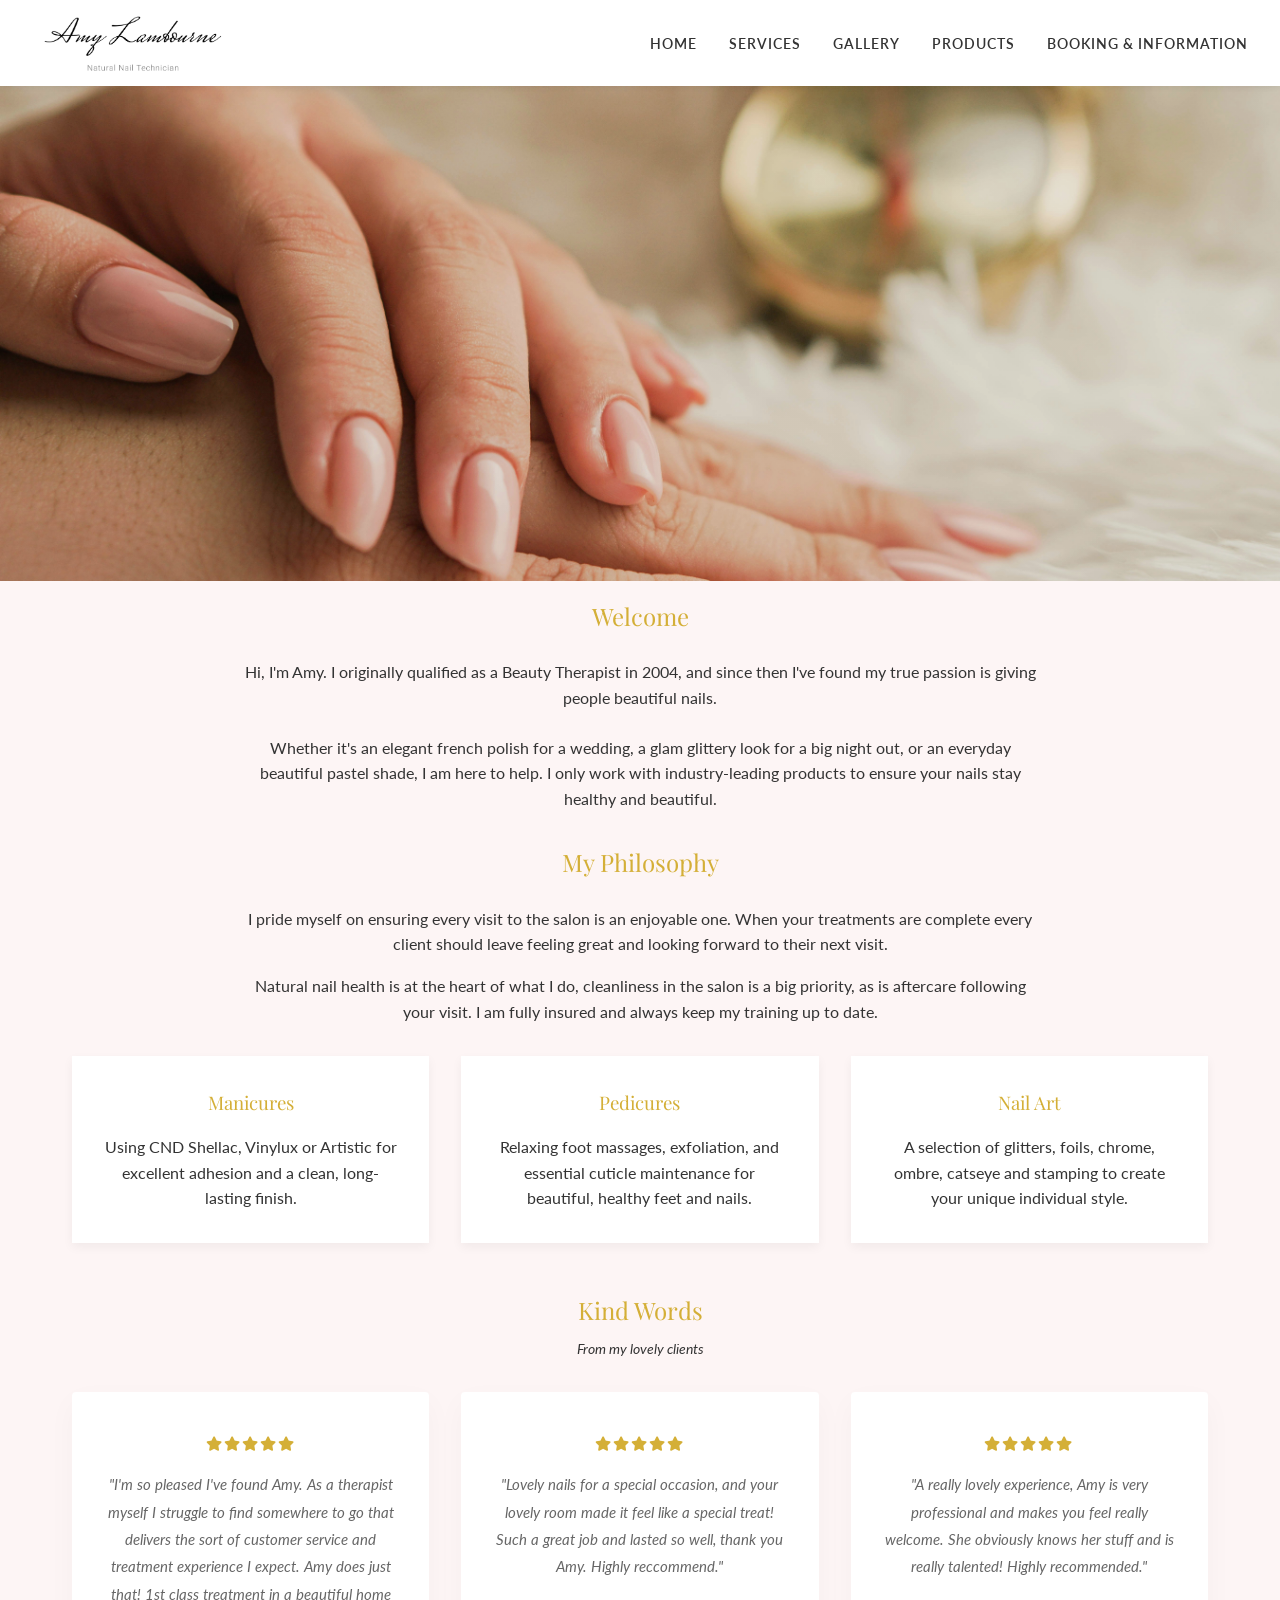
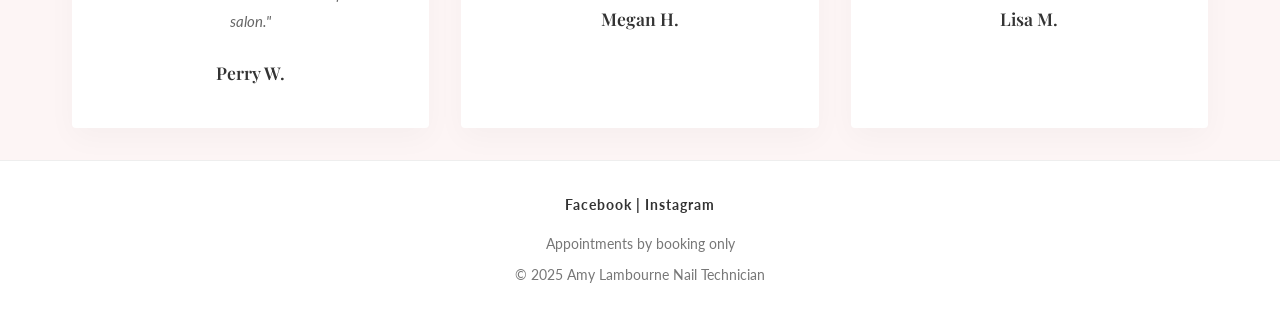
<file: nail-salon-website/index.html>
<!DOCTYPE html>
<html lang="en">
<head>
    <meta charset="UTF-8">
    <meta name="viewport" content="width=device-width, initial-scale=1.0">
    <title>Amy Lambourne | Nail Technician</title>
    <link rel="stylesheet" href="css/style.css">
    <link rel="preconnect" href="https://fonts.googleapis.com">
    <link rel="preconnect" href="https://fonts.gstatic.com" crossorigin>
    <link href="https://fonts.googleapis.com/css2?family=Lato:wght@300;400;700&family=Playfair+Display:wght@400;600&display=swap" rel="stylesheet">
    <link rel="stylesheet" href="https://cdnjs.cloudflare.com/ajax/libs/font-awesome/6.4.0/css/all.min.css">
</head>
<body>

    <nav class="navbar">
        <div class="logo">
            <a href="index.html"><img src="images/logo2.png" alt="Amy Lambourne Logo" class="logo-img"></a>
        </div>
        <a href="#" class="toggle-button">
            <span class="bar"></span>
            <span class="bar"></span>
            <span class="bar"></span>
        </a>
        <div class="navbar-links">
            <ul>
                <li><a href="index.html" class="active">Home</a></li>
                <li><a href="services.html">Services</a></li>
                <li><a href="gallery.html">Gallery</a></li>
                <li><a href="products.html">Products</a></li>
                <li><a href="contact.html">Booking & Information</a></li>
            </ul>
        </div>
    </nav>

    <header class="hero">
        <div class="hero-content">
        </div>
    </header>

    <section class="container text-center" style="padding-bottom: 1rem;">
        <h2 style="color: var(--accent-color); margin-bottom: 1.5rem;">Welcome</h2>
        
        <p style="max-width: 800px; margin: 0 auto; margin-bottom: 1.5rem;">
            Hi, I'm Amy. I originally qualified as a Beauty Therapist in 2004, and since then I've found my true passion is giving people beautiful nails.
        </p>
        
        <p style="max-width: 800px; margin: 0 auto;">
            Whether it's an elegant french polish for a wedding, a glam glittery look for a big night out, or an everyday beautiful pastel shade, I am here to help. I only work with industry-leading products to ensure your nails stay healthy and beautiful.
        </p>
        
       
    </section>

    <section class="container text-center" style="padding-top: 1rem;">
        <h2 style="color: var(--accent-color); margin-bottom: 1.5rem;">My Philosophy</h2>
        
        <p style="max-width: 800px; margin: 0 auto; margin-bottom: 1rem;">
            I pride myself on ensuring every visit to the salon is an enjoyable one. When your treatments are complete every client should leave feeling great and looking forward to their next visit.
        </p>
        
        <p style="max-width: 800px; margin: 0 auto;">
            Natural nail health is at the heart of what I do, cleanliness in the salon is a big priority, as is aftercare following your visit. I am fully insured and always keep my training up to date.
        </p>

    </section>

    <section class="container" style="padding-top: 1rem;">
        <div class="grid-3">
            <div class="card">
                <h3>Manicures</h3>
                <p>Using CND Shellac, Vinylux or Artistic for excellent adhesion and a clean, long-lasting finish.</p>
            </div>
            <div class="card">
                <h3>Pedicures</h3>
                <p>Relaxing foot massages, exfoliation, and essential cuticle maintenance for beautiful, healthy feet and nails.</p>
            </div>
            <div class="card">
                <h3>Nail Art</h3>
                <p>A selection of glitters, foils, chrome, ombre, catseye and stamping to create your unique individual style.</p>
            </div>
        </div>
    </section>

    <section class="container review-section" style="padding-top: 1rem;">
        <div class="text-center">
            <h2 style="color: var(--accent-color);">Kind Words</h2>
            <p style="font-style: italic; font-size: 0.9rem; margin-top: 0.5rem;">From my lovely clients</p>
        </div>

        <div class="review-grid">
            <div class="review-card">
                <div class="stars"><i class="fas fa-star"></i><i class="fas fa-star"></i><i class="fas fa-star"></i><i class="fas fa-star"></i><i class="fas fa-star"></i></div>
                <p class="review-text">"I'm so pleased I've found Amy. As a therapist myself I struggle to find somewhere to go that delivers the sort of customer service and treatment experience I expect. Amy does just that! 1st class treatment in a beautiful home salon."</p>
                <p class="client-name">Perry W.</p>
            </div>
            <div class="review-card">
                <div class="stars"><i class="fas fa-star"></i><i class="fas fa-star"></i><i class="fas fa-star"></i><i class="fas fa-star"></i><i class="fas fa-star"></i></div>
                <p class="review-text">"Lovely nails for a special occasion, and your lovely room made it feel like a special treat! Such a great job and lasted so well, thank you Amy. Highly reccommend."</p>
                <p class="client-name">Megan H.</p>
            </div>
            <div class="review-card">
                <div class="stars"><i class="fas fa-star"></i><i class="fas fa-star"></i><i class="fas fa-star"></i><i class="fas fa-star"></i><i class="fas fa-star"></i></div>
                <p class="review-text">"A really lovely experience, Amy is very professional and makes you feel really welcome. She obviously knows her stuff and is really talented! Highly recommended."</p>
                <p class="client-name">Lisa M.</p>
            </div>
        </div>
    </section>

    <footer>
        <div class="footer-content">
            <div class="socials">
                <a href="https://www.facebook.com/amylambournenaturalnailtechnician" target="_blank">Facebook</a> | 
                <a href="https://www.instagram.com/amylambournenaturalnailtech" target="_blank">Instagram</a>
            </div>
            <p>Appointments by booking only</p>
            <p>&copy; 2025 Amy Lambourne Nail Technician</p>
        </div>

    </footer>

    <script src="js/script.js"></script>
</body>
</html>
</file>
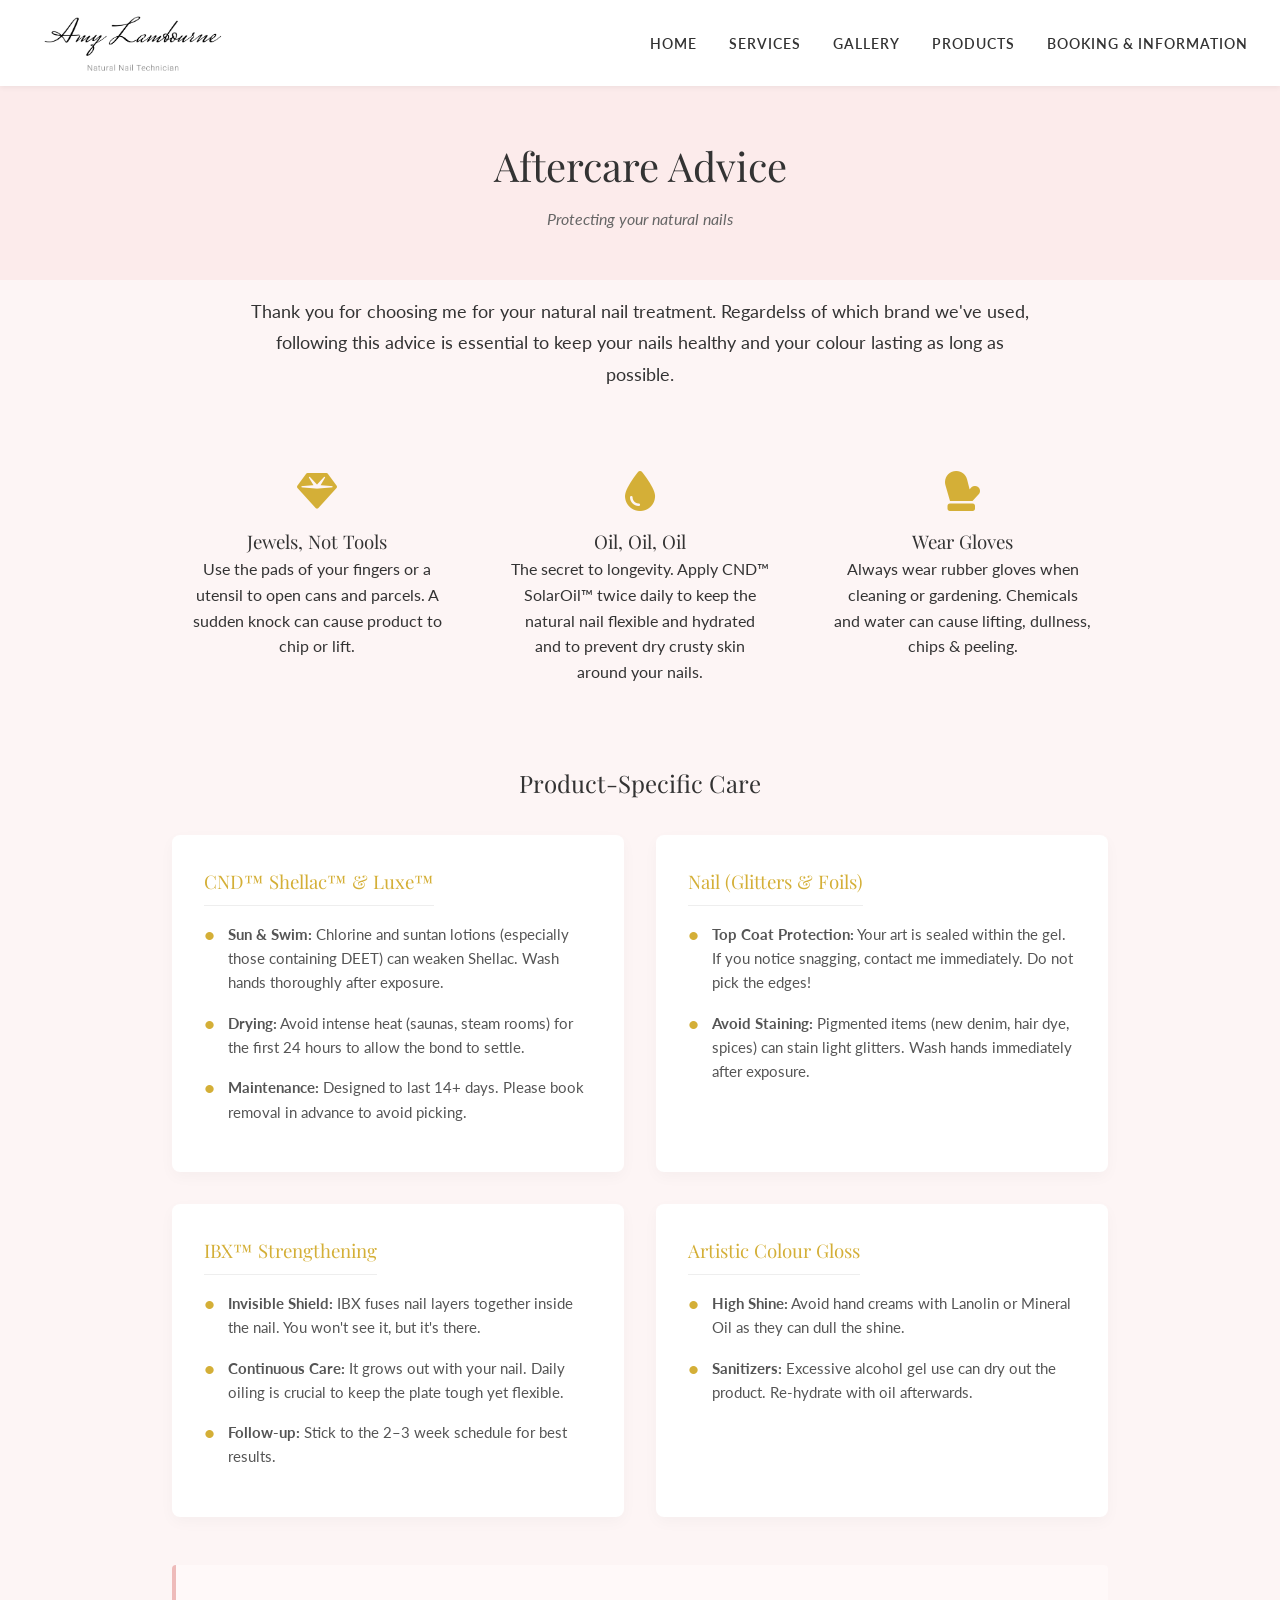
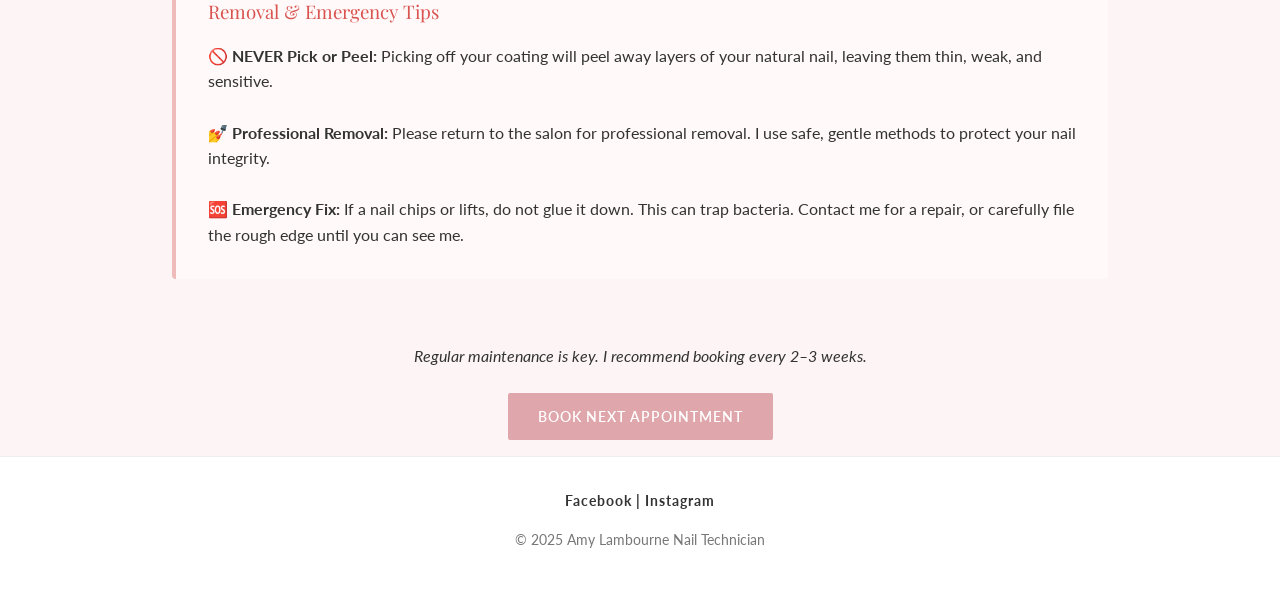
<file: nail-salon-website/aftercare.html>
<!DOCTYPE html>
<html lang="en">
<head>
    <meta charset="UTF-8">
    <meta name="viewport" content="width=device-width, initial-scale=1.0">
    <title>Aftercare Advice | Amy Lambourne</title>
    <link rel="stylesheet" href="css/style.css">
    <link rel="preconnect" href="https://fonts.googleapis.com">
    <link rel="preconnect" href="https://fonts.gstatic.com" crossorigin>
    <link href="https://fonts.googleapis.com/css2?family=Lato:wght@300;400;700&family=Playfair+Display:wght@400;600&display=swap" rel="stylesheet">
    <link rel="stylesheet" href="https://cdnjs.cloudflare.com/ajax/libs/font-awesome/6.4.0/css/all.min.css">
</head>
<body>

    <nav class="navbar">
        <div class="logo">
            <a href="index.html"><img src="images/logo2.png" alt="Amy Lambourne Logo" class="logo-img"></a>
        </div>
        <a href="#" class="toggle-button">
            <span class="bar"></span>
            <span class="bar"></span>
            <span class="bar"></span>
        </a>
        <div class="navbar-links">
            <ul>
                <li><a href="index.html">Home</a></li>
                <li><a href="services.html">Services</a></li>
                <li><a href="gallery.html">Gallery</a></li>
                <li><a href="products.html">Products</a></li>
                <li><a href="contact.html">Booking & Information</a></li>
            </ul>
        </div>
    </nav>

    <header class="page-header">
        <h1>Aftercare Advice</h1>
        <p>Protecting your natural nails</p>
    </header>

    <section class="container" style="max-width: 1000px;">
        
        <div class="text-center" style="margin-bottom: 4rem;">
            <p style="font-size: 1.1rem; line-height: 1.8; max-width: 800px; margin: 0 auto;">
                Thank you for choosing me for your natural nail treatment. Regardelss of which brand we've used, following this advice is essential to keep your nails healthy and your colour lasting as long as possible.
            </p>
        </div>

        <div class="golden-rules-grid">
            <div class="rule-item">
                <i class="fas fa-gem rule-icon"></i> <h3>Jewels, Not Tools</h3>
                <p>Use the pads of your fingers or a utensil to open cans and parcels. A sudden knock can cause product to chip or lift.</p>
            </div>
            <div class="rule-item">
                <i class="fas fa-tint rule-icon"></i> <h3>Oil, Oil, Oil</h3>
                <p>The secret to longevity. Apply CND™ SolarOil™ twice daily to keep the natural nail flexible and hydrated and to prevent dry crusty skin around your nails.</p>
            </div>
            <div class="rule-item">
                <i class="fas fa-mitten rule-icon"></i> <h3>Wear Gloves</h3>
                <p>Always wear rubber gloves when cleaning or gardening. Chemicals and water can cause lifting, dullness, chips & peeling.</p>
            </div>
        </div>

        <h2 class="text-center" style="margin-bottom: 2rem; color: var(--text-color);">Product-Specific Care</h2>

        <div class="grid-2" style="align-items: stretch; gap: 2rem;">
            
            <div class="clean-card">
                <h3>CND™ Shellac™ & Luxe™</h3>
                <ul>
                    <li><strong>Sun & Swim:</strong> Chlorine and suntan lotions (especially those containing DEET) can weaken Shellac. Wash hands thoroughly after exposure.</li>
                    <li><strong>Drying:</strong> Avoid intense heat (saunas, steam rooms) for the first 24 hours to allow the bond to settle.</li>
                    <li><strong>Maintenance:</strong> Designed to last 14+ days. Please book removal in advance to avoid picking.</li>
                </ul>
            </div>

            <div class="clean-card">
                <h3>Nail (Glitters & Foils)</h3>
                <ul>
                    <li><strong>Top Coat Protection:</strong> Your art is sealed within the gel. If you notice snagging, contact me immediately. Do not pick the edges!</li>
                    <li><strong>Avoid Staining:</strong> Pigmented items (new denim, hair dye, spices) can stain light glitters. Wash hands immediately after exposure.</li>
                </ul>
            </div>

            <div class="clean-card">
                <h3>IBX™ Strengthening</h3>
                <ul>
                    <li><strong>Invisible Shield:</strong> IBX fuses nail layers together inside the nail. You won't see it, but it's there.</li>
                    <li><strong>Continuous Care:</strong> It grows out with your nail. Daily oiling is crucial to keep the plate tough yet flexible.</li>
                    <li><strong>Follow-up:</strong> Stick to the 2–3 week schedule for best results.</li>
                </ul>
            </div>

            <div class="clean-card">
                <h3>Artistic Colour Gloss</h3>
                <ul>
                    <li><strong>High Shine:</strong> Avoid hand creams with Lanolin or Mineral Oil as they can dull the shine.</li>
                    <li><strong>Sanitizers:</strong> Excessive alcohol gel use can dry out the product. Re-hydrate with oil afterwards.</li>
                </ul>
            </div>

        </div>

        <div class="alert-box">
            <h3 style="color: #d9534f; margin-bottom: 1rem;">Removal & Emergency Tips</h3>
            
            <p><strong>🚫 NEVER Pick or Peel:</strong> Picking off your coating will peel away layers of your natural nail, leaving them thin, weak, and sensitive.</p>
            <br>
            <p><strong>💅 Professional Removal:</strong> Please return to the salon for professional removal. I use safe, gentle methods to protect your nail integrity.</p>
            <br>
            <p><strong>🆘 Emergency Fix:</strong> If a nail chips or lifts, do not glue it down. This can trap bacteria. Contact me for a repair, or carefully file the rough edge until you can see me.</p>
        </div>

        <div class="text-center" style="margin-top: 4rem;">
            <p style="margin-bottom: 1.5rem; font-style:italic;">Regular maintenance is key. I recommend booking every 2–3 weeks.</p>
            <a href="contact.html" class="btn-pink">Book Next Appointment</a>
        </div>

    </section>

    <footer>
        <div class="footer-content">
            <div class="socials">
                <a href="https://facebook.com/YOUR_LINK" target="_blank">Facebook</a> | 
                <a href="https://instagram.com/YOUR_LINK" target="_blank">Instagram</a>
            </div>

            <p>&copy; 2025 Amy Lambourne Nail Technician</p>
        </div>
    </footer>

    <script src="js/script.js"></script>
</body>
</html>
</file>
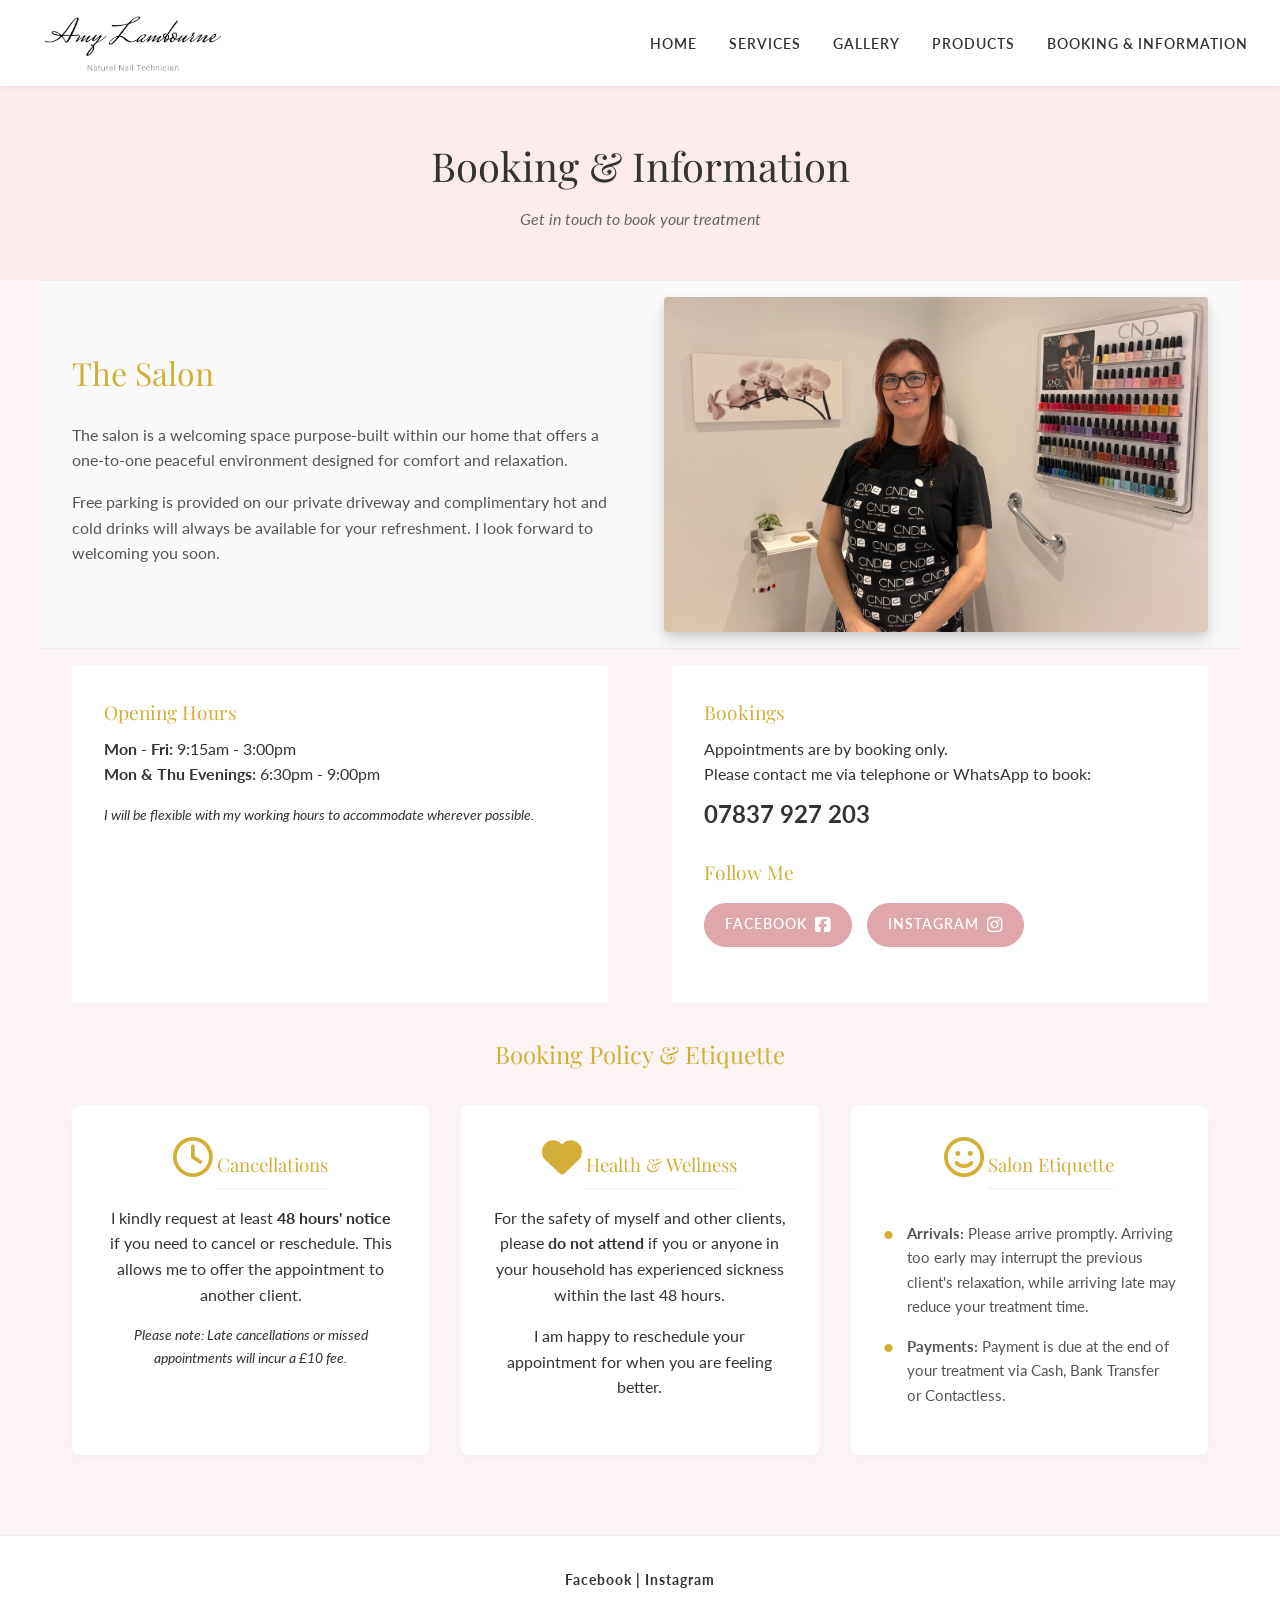
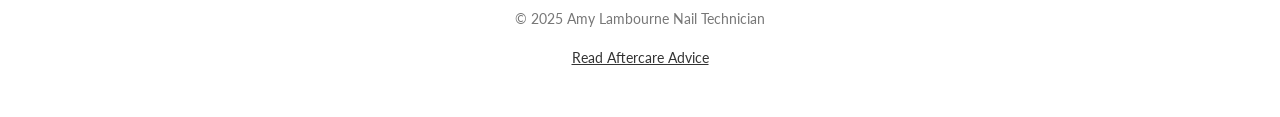
<file: nail-salon-website/contact.html>
<!DOCTYPE html>
<html lang="en">
<head>
    <meta charset="UTF-8">
    <meta name="viewport" content="width=device-width, initial-scale=1.0">
    <title>Contact & Booking | Amy Lambourne</title>
    <link rel="stylesheet" href="css/style.css">
    <link rel="preconnect" href="https://fonts.googleapis.com">
    <link rel="preconnect" href="https://fonts.gstatic.com" crossorigin>
    <link href="https://fonts.googleapis.com/css2?family=Lato:wght@300;400&family=Playfair+Display:wght@400;600&display=swap" rel="stylesheet">
    
    <link rel="stylesheet" href="https://cdnjs.cloudflare.com/ajax/libs/font-awesome/6.4.0/css/all.min.css">
</head>
<body>

    <nav class="navbar">
        <div class="logo">
            <a href="index.html"><img src="images/logo2.png" alt="Amy Lambourne Logo" class="logo-img"></a>
        </div>
        <a href="#" class="toggle-button">
            <span class="bar"></span>
            <span class="bar"></span>
            <span class="bar"></span>
        </a>
        <div class="navbar-links">
            <ul>
                <li><a href="index.html">Home</a></li>
                <li><a href="services.html">Services</a></li>
                <li><a href="gallery.html">Gallery</a></li>
                <li><a href="products.html">Products</a></li>
                <li><a href="contact.html" class="active">Booking & Information</a></li>
            </ul>
        </div>
    </nav>

    <header class="page-header">
        <h1>Booking & Information</h1>
        <p>Get in touch to book your treatment</p>
    </header>

        <section class="container" style="background-color: #fafafa; border-top: 1px solid #eee; border-bottom: 1px solid #eee;">
        <div class="grid-2">
            
            <div class="about-text">
                <h2 style="color: var(--accent-color); margin-bottom: 1.5rem;">The Salon</h2>
                <p style="margin-bottom: 1rem; color: #555;">
                    The salon is a welcoming space purpose-built within our home that offers a one-to-one peaceful environment designed for comfort and relaxation.
                </p>
                <p style="margin-bottom: 1rem; color: #555;">
                    Free parking is provided on our private driveway and complimentary hot and cold drinks will always be available for your refreshment. I look forward to welcoming you soon.
                </p>
            </div>

            <div class="about-img">
                <img src="images/hero-amy.jpg" alt="Amy in the Salon" style="border-radius: 4px; box-shadow: 0 10px 20px rgba(0,0,0,0.1); width: 100%; height: auto; display: block;">
            </div>

        </div>
    </section>

    <section class="container">
        <div class="contact-wrapper">
            
            <div class="contact-hours">
                <div class="contact-item">
                    <h3>Opening Hours</h3>
                    <p><strong>Mon - Fri:</strong> 9:15am - 3:00pm</p>
                    <p><strong>Mon & Thu Evenings:</strong> 6:30pm - 9:00pm</p>
                    <p style="margin-top: 1rem; font-style: italic; font-size: 0.9rem;">I will be flexible with my working hours to accommodate wherever possible.</p>
                </div>
            </div>

            <div class="contact-info">
                <div class="contact-item">
                    <h3>Bookings</h3>
                    <p>Appointments are by booking only.</p>
                    <p>Please contact me via telephone or WhatsApp to book:</p>
                    <p style="font-size: 1.5rem; color: var(--text-color); margin-top: 0.5rem; font-weight: bold;">07837 927 203</p>
                </div>
                
                <div class="contact-item">
                    <h3>Follow Me</h3>
                    <div class="social-buttons">
                        <a href="https://www.facebook.com/amylambournenaturalnailtechnician" target="_blank" class="social-btn">
                            Facebook <i class="fab fa-facebook-square"></i>
                        </a>
                        <a href="https://www.instagram.com/amylambournenaturalnailtech" target="_blank" class="social-btn">
                            Instagram <i class="fab fa-instagram"></i>
                        </a>
                    </div>
                </div>
            </div>

        </div>
    </section>

    <section class="container">
        <h2 class="text-center" style="margin-bottom: 2rem; color: var(--accent-color);">Booking Policy & Etiquette</h2>
        
        <div class="golden-rules-grid">
            <div class="clean-card">
                <i class="far fa-clock rule-icon"></i>
                <h3>Cancellations</h3>
                <p>I kindly request at least <strong>48 hours' notice</strong> if you need to cancel or reschedule. This allows me to offer the appointment to another client.</p>
                <p style="margin-top: 1rem; font-size: 0.9rem; font-style: italic;">Please note: Late cancellations or missed appointments will incur a £10 fee.</p>
            </div>

            <div class="clean-card">
                <i class="fas fa-heart rule-icon"></i>
                <h3>Health & Wellness</h3>
                <p>For the safety of myself and other clients, please <strong>do not attend</strong> if you or anyone in your household has experienced sickness within the last 48 hours.</p>
                <p style="margin-top: 1rem;">I am happy to reschedule your appointment for when you are feeling better.</p>
            </div>

            <div class="clean-card">
                <i class="far fa-smile rule-icon"></i>
                <h3>Salon Etiquette</h3>
                <ul style="text-align: left; margin-top: 1rem;">
                    <li><strong>Arrivals:</strong> Please arrive promptly. Arriving too early may interrupt the previous client's relaxation, while arriving late may reduce your treatment time.</li>
                    <li><strong>Payments:</strong> Payment is due at the end of your treatment via Cash, Bank Transfer or Contactless.</li>
                </ul>
            </div>

        </div>

    </section>

    <footer>
        <div class="footer-content">
            <div class="socials">
                <a href="https://www.facebook.com/amylambournenaturalnailtechnician" target="_blank">Facebook</a> | 
                <a href="https://www.instagram.com/amylambournenaturalnailtech" target="_blank">Instagram</a>
            </div>
            <p>&copy; 2025 Amy Lambourne Nail Technician</p>
        </div>
        <div style="margin: 1rem 0; font-size: 0.9rem;">
            <a href="aftercare.html" style="text-decoration: underline;">Read Aftercare Advice</a>
        </div>
    </footer>

    <script src="js/script.js"></script>
</body>
</html>
</file>
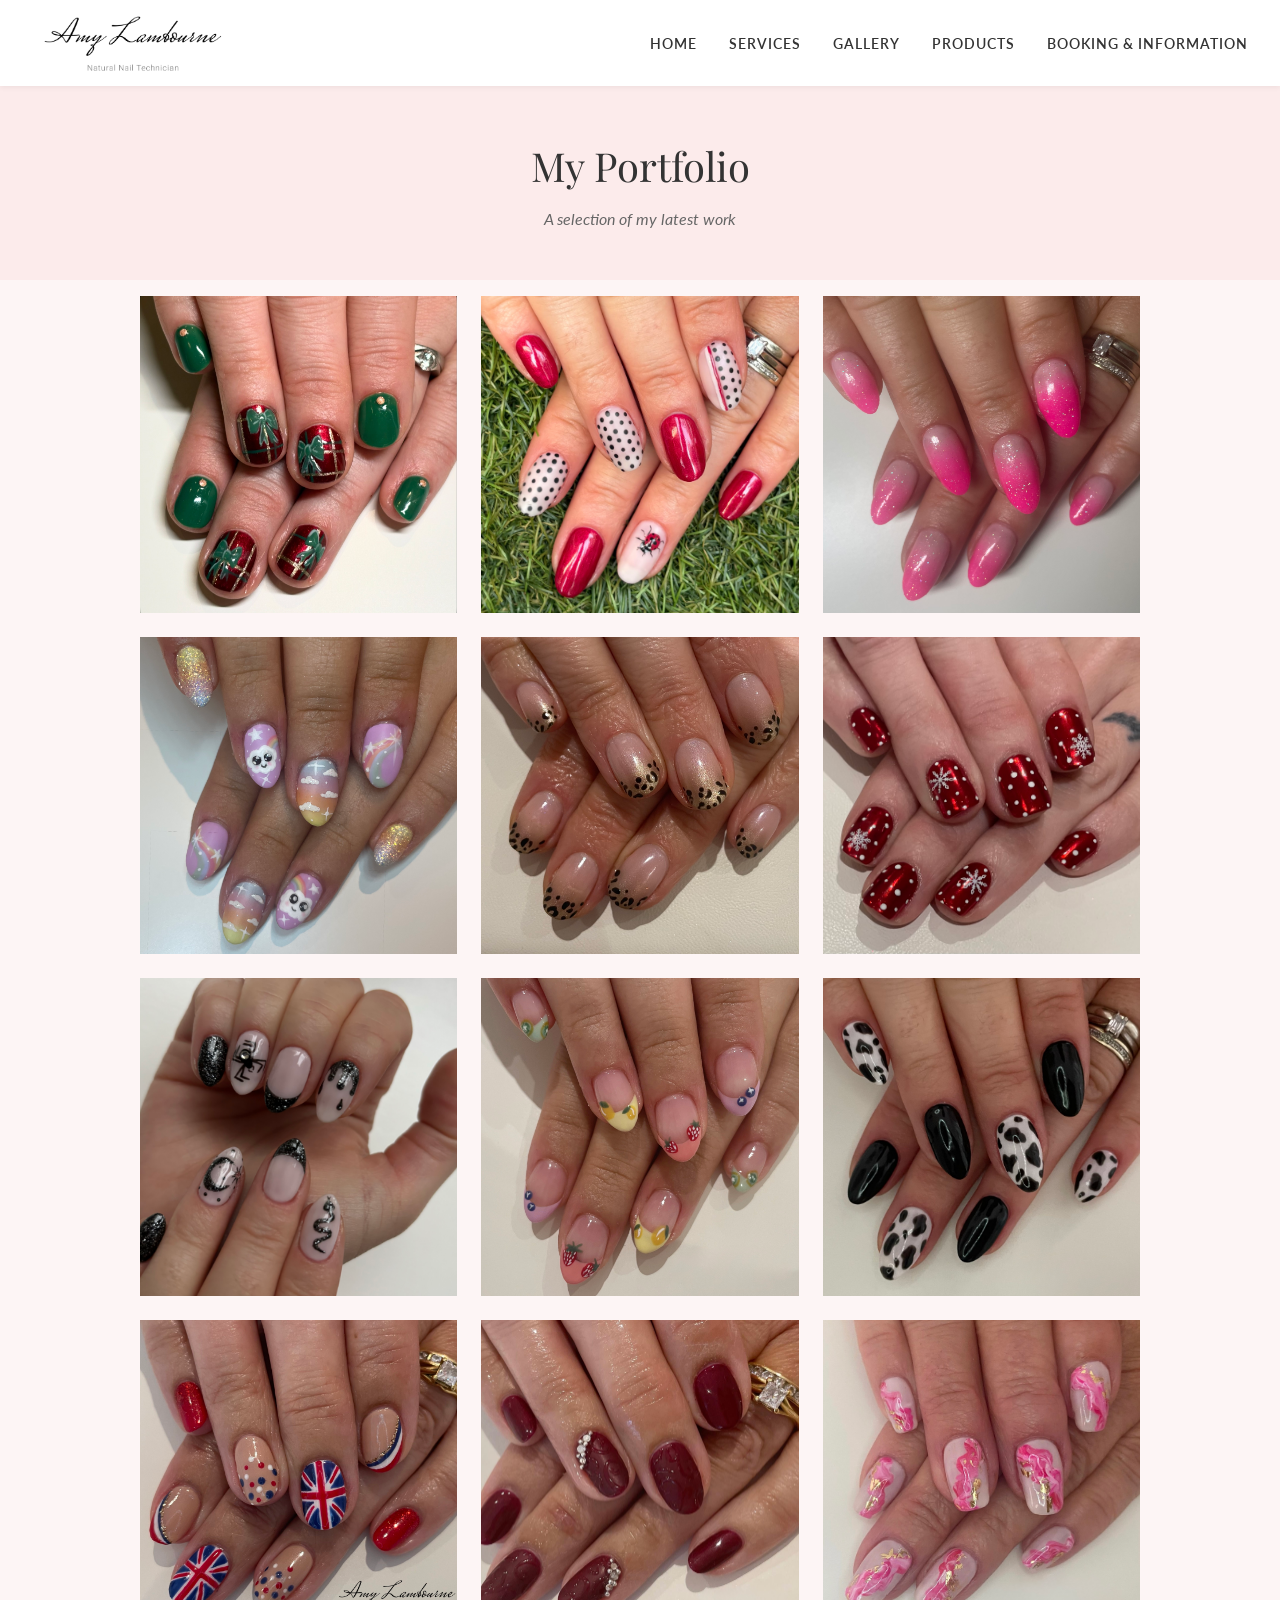
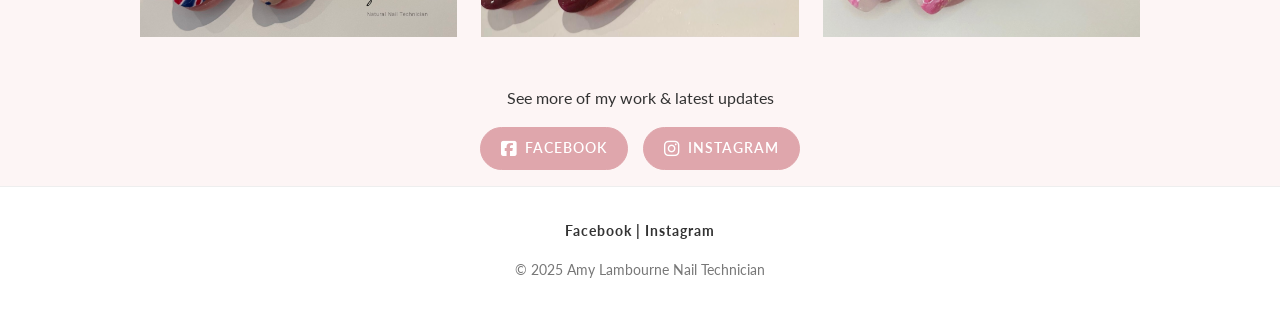
<file: nail-salon-website/gallery.html>
<!DOCTYPE html>
<html lang="en">
<head>
    <meta charset="UTF-8">
    <meta name="viewport" content="width=device-width, initial-scale=1.0">
    <title>Portfolio | Amy Lambourne</title>
    <link rel="stylesheet" href="css/style.css">
    <link rel="preconnect" href="https://fonts.googleapis.com">
    <link rel="preconnect" href="https://fonts.gstatic.com" crossorigin>
    <link href="https://fonts.googleapis.com/css2?family=Lato:wght@300;400&family=Playfair+Display:wght@400;600&display=swap" rel="stylesheet">
    
    <link rel="stylesheet" href="https://cdnjs.cloudflare.com/ajax/libs/font-awesome/6.4.0/css/all.min.css">
</head>
<body>

    <nav class="navbar">
        <div class="logo">
            <a href="index.html"><img src="images/logo2.png" alt="Amy Lambourne Logo" class="logo-img"></a>
        </div>
        <a href="#" class="toggle-button">
            <span class="bar"></span>
            <span class="bar"></span>
            <span class="bar"></span>
        </a>
        <div class="navbar-links">
            <ul>
                <li><a href="index.html">Home</a></li>
                <li><a href="services.html">Services</a></li>
                <li><a href="gallery.html" class="active">Gallery</a></li>
                <li><a href="products.html">Products</a></li>
                <li><a href="contact.html">Booking & Information</a></li>
            </ul>
        </div>
    </nav>

    <header class="page-header">
        <h1>My Portfolio</h1>
        <p>A selection of my latest work</p>
    </header>

    <section class="container">
        
        <div class="insta-grid">
            
            <div class="insta-item">
                <img src="images/gallery1.jpg" alt="Nail Design 1">
                <div class="overlay"><i class="fab fa-instagram"></i></div>
            </div>
            <div class="insta-item">
                <img src="images/gallery2.jpg" alt="Nail Design 2">
                <div class="overlay"><i class="fab fa-instagram"></i></div>
            </div>
            <div class="insta-item">
                <img src="images/gallery3.jpg" alt="Nail Design 3">
                <div class="overlay"><i class="fab fa-instagram"></i></div>
            </div>

            <div class="insta-item">
                <img src="images/gallery4.jpg" alt="Nail Design 4">
                <div class="overlay"><i class="fab fa-instagram"></i></div>
            </div>
            <div class="insta-item">
                <img src="images/gallery5.jpg" alt="Nail Design 5">
                <div class="overlay"><i class="fab fa-instagram"></i></div>
            </div>
            <div class="insta-item">
                <img src="images/gallery6.jpg" alt="Nail Design 6">
                <div class="overlay"><i class="fab fa-instagram"></i></div>
            </div>

            <div class="insta-item">
                <img src="images/gallery7.jpg" alt="Nail Design 7">
                <div class="overlay"><i class="fab fa-instagram"></i></div>
            </div>
            <div class="insta-item">
                <img src="images/gallery8.jpg" alt="Nail Design 8">
                <div class="overlay"><i class="fab fa-instagram"></i></div>
            </div>
            <div class="insta-item">
                <img src="images/gallery9.jpg" alt="Nail Design 9">
                <div class="overlay"><i class="fab fa-instagram"></i></div>
            </div>

            <div class="insta-item">
                <img src="images/gallery10.jpg" alt="Nail Design 10">
                <div class="overlay"><i class="fab fa-instagram"></i></div>
            </div>
            <div class="insta-item">
                <img src="images/gallery11.jpg" alt="Nail Design 11">
                <div class="overlay"><i class="fab fa-instagram"></i></div>
            </div>
            <div class="insta-item">
                <img src="images/gallery12.jpg" alt="Nail Design 12">
                <div class="overlay"><i class="fab fa-instagram"></i></div>
            </div>

        </div>

        <div class="text-center" style="margin-top: 3rem;">
            <p style="margin-bottom: 1rem;">See more of my work & latest updates</p>
            
            <div class="social-buttons" style="justify-content: center;">
                <a href="https://www.facebook.com/amylambournenaturalnailtechnician" target="_blank" class="social-btn" style="text-decoration: none;">
                    <i class="fab fa-facebook-square"></i> Facebook
                </a>
                
                <a href="https://www.instagram.com/amylambournenaturalnailtech" target="_blank" class="social-btn" style="text-decoration: none;">
                    <i class="fab fa-instagram"></i> Instagram
                </a>
            </div>
            
        </div>

    </section>

    <footer>
        <div class="footer-content">
            <div class="socials">
                <a href="https://www.facebook.com/amylambournenaturalnailtechnician" target="_blank">Facebook</a> | 
                <a href="https://www.instagram.com/amylambournenaturalnailtech" target="_blank">Instagram</a>
            </div>
            <p>&copy; 2025 Amy Lambourne Nail Technician</p>
        </div>

    </footer>

    <script src="js/script.js"></script>
</body>
</html>
</file>
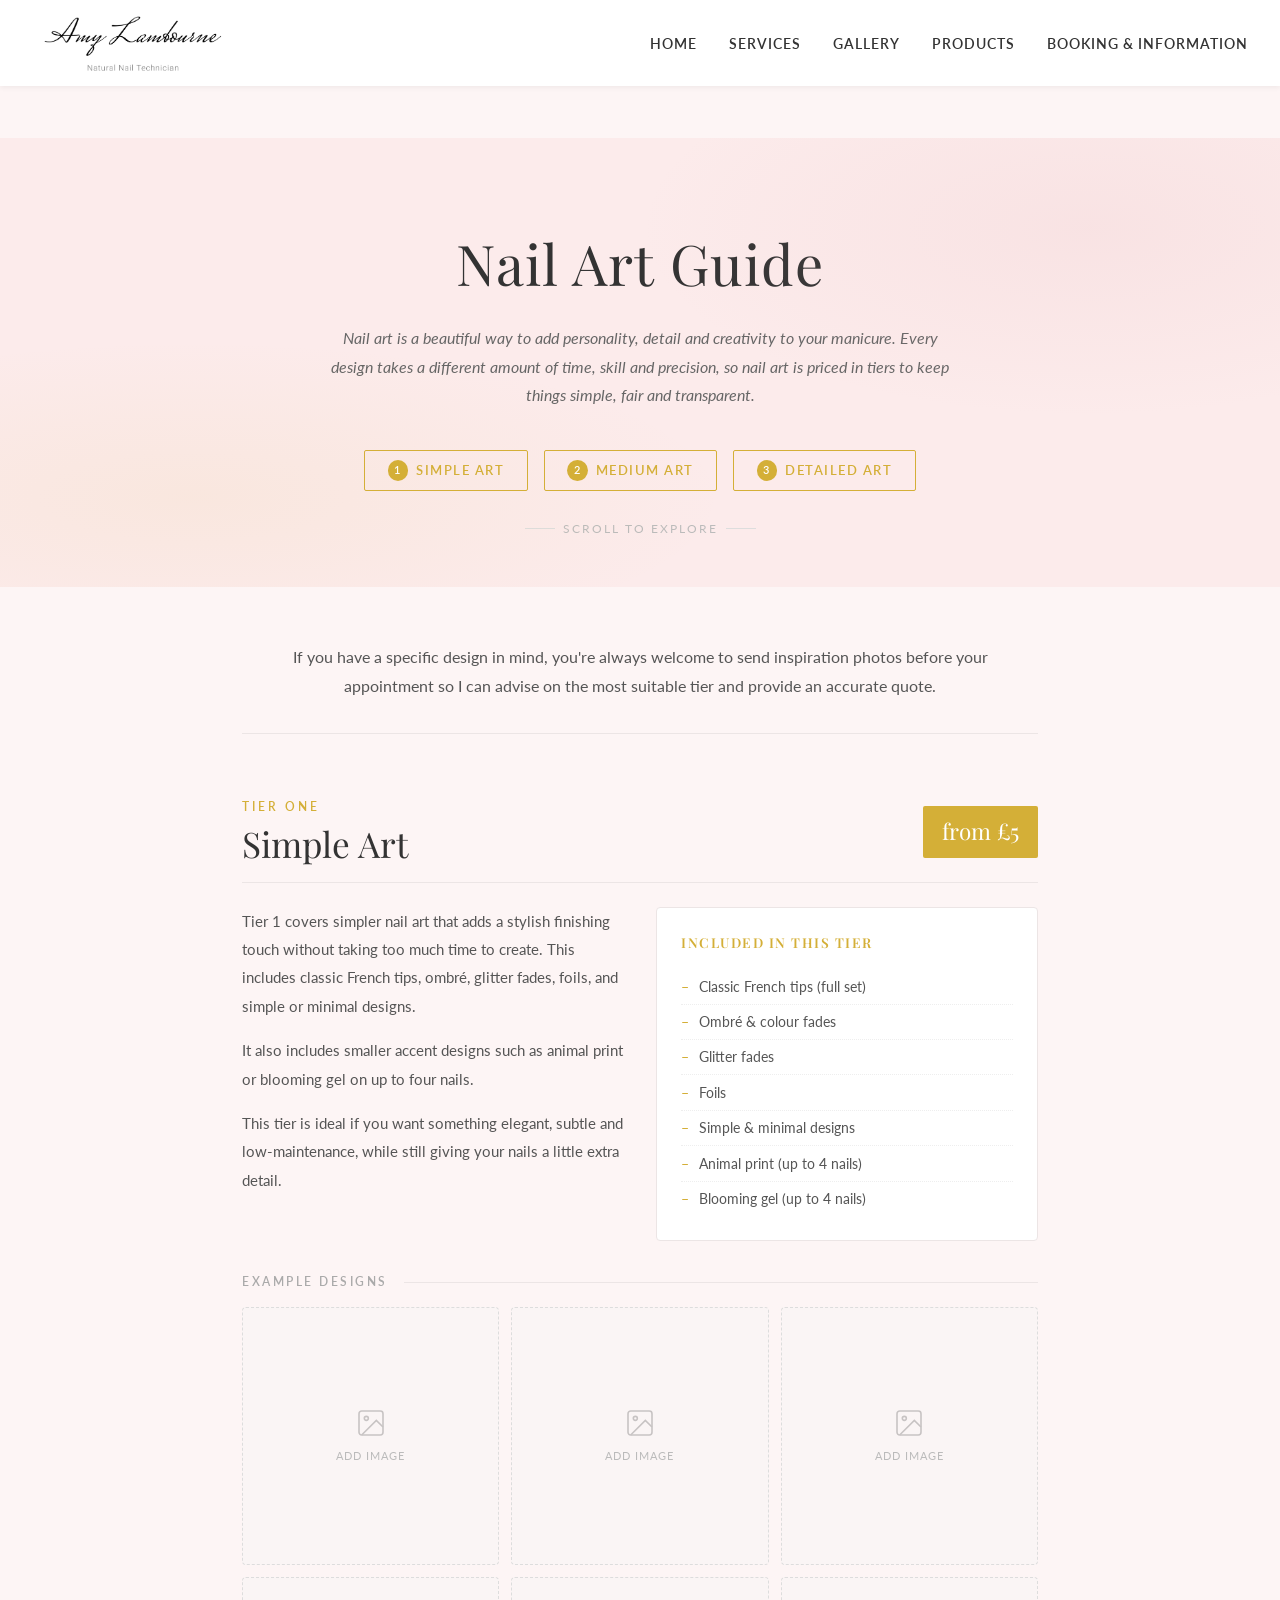
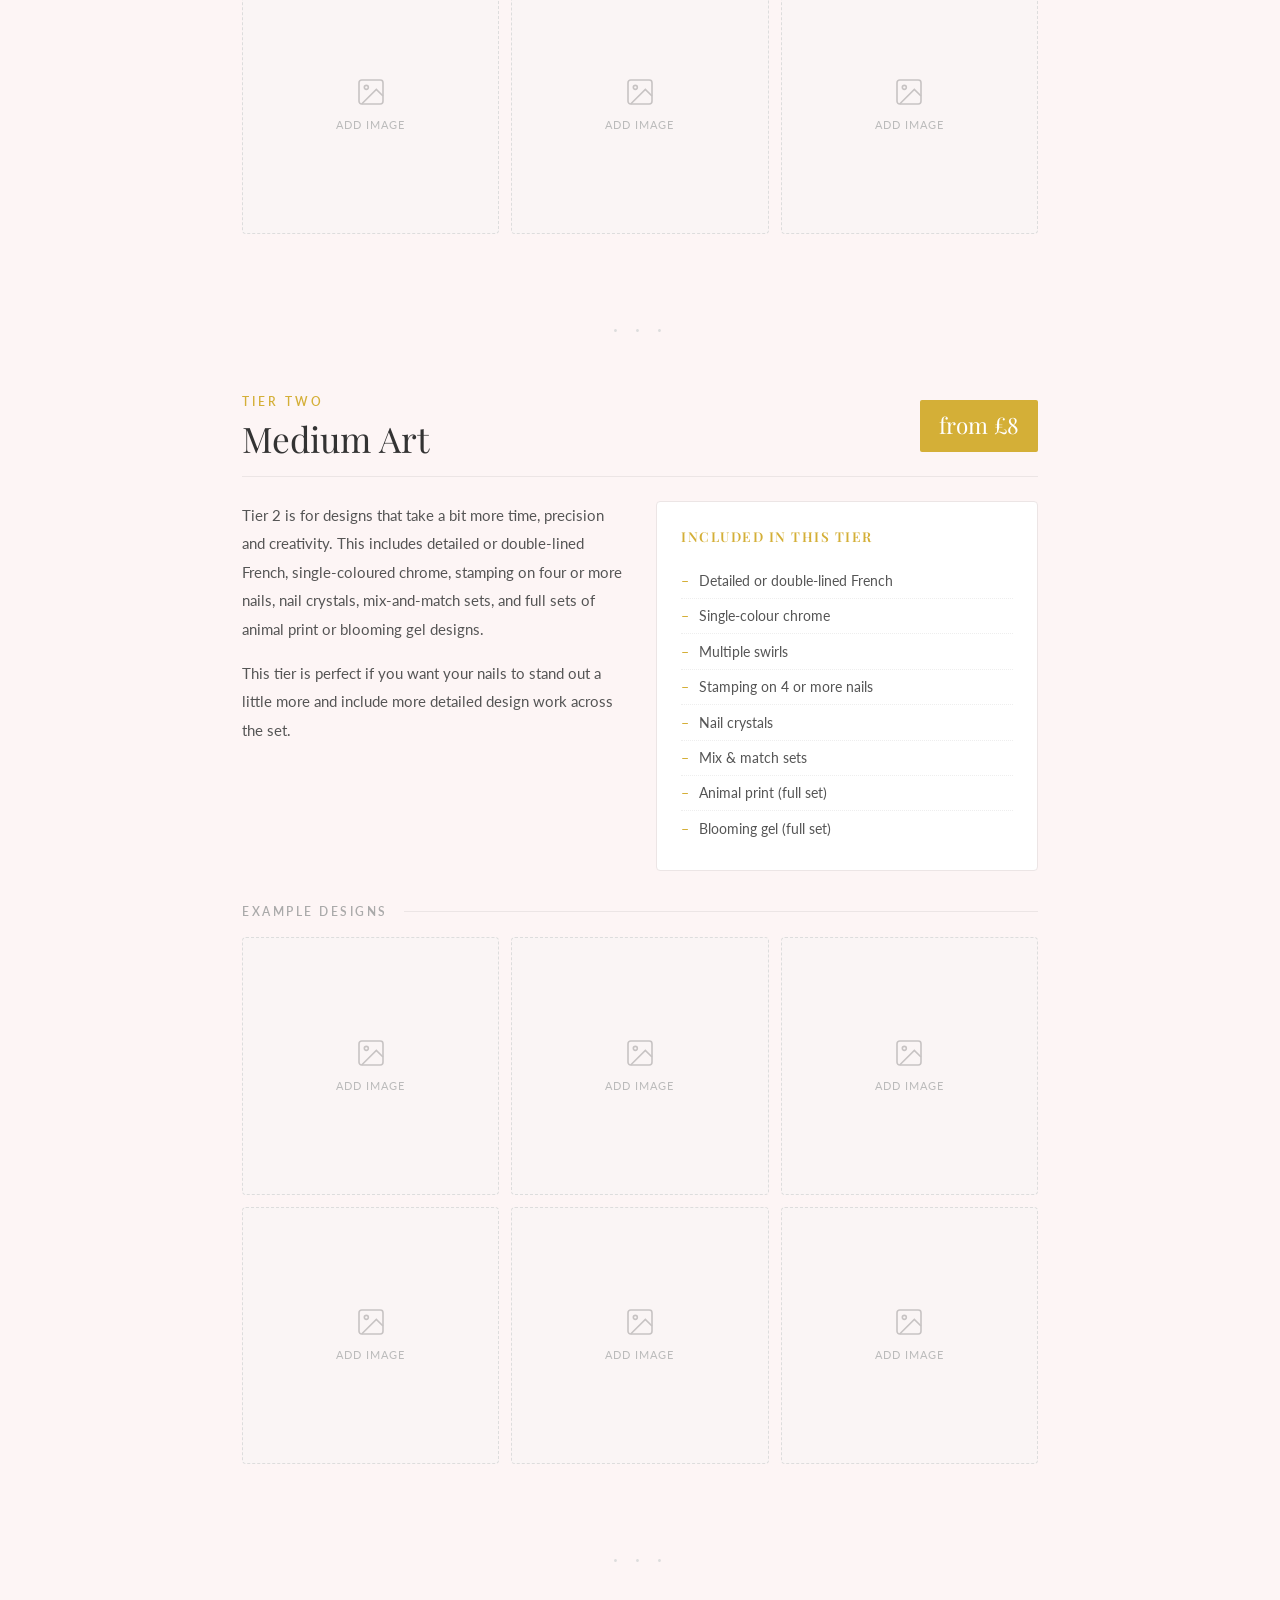
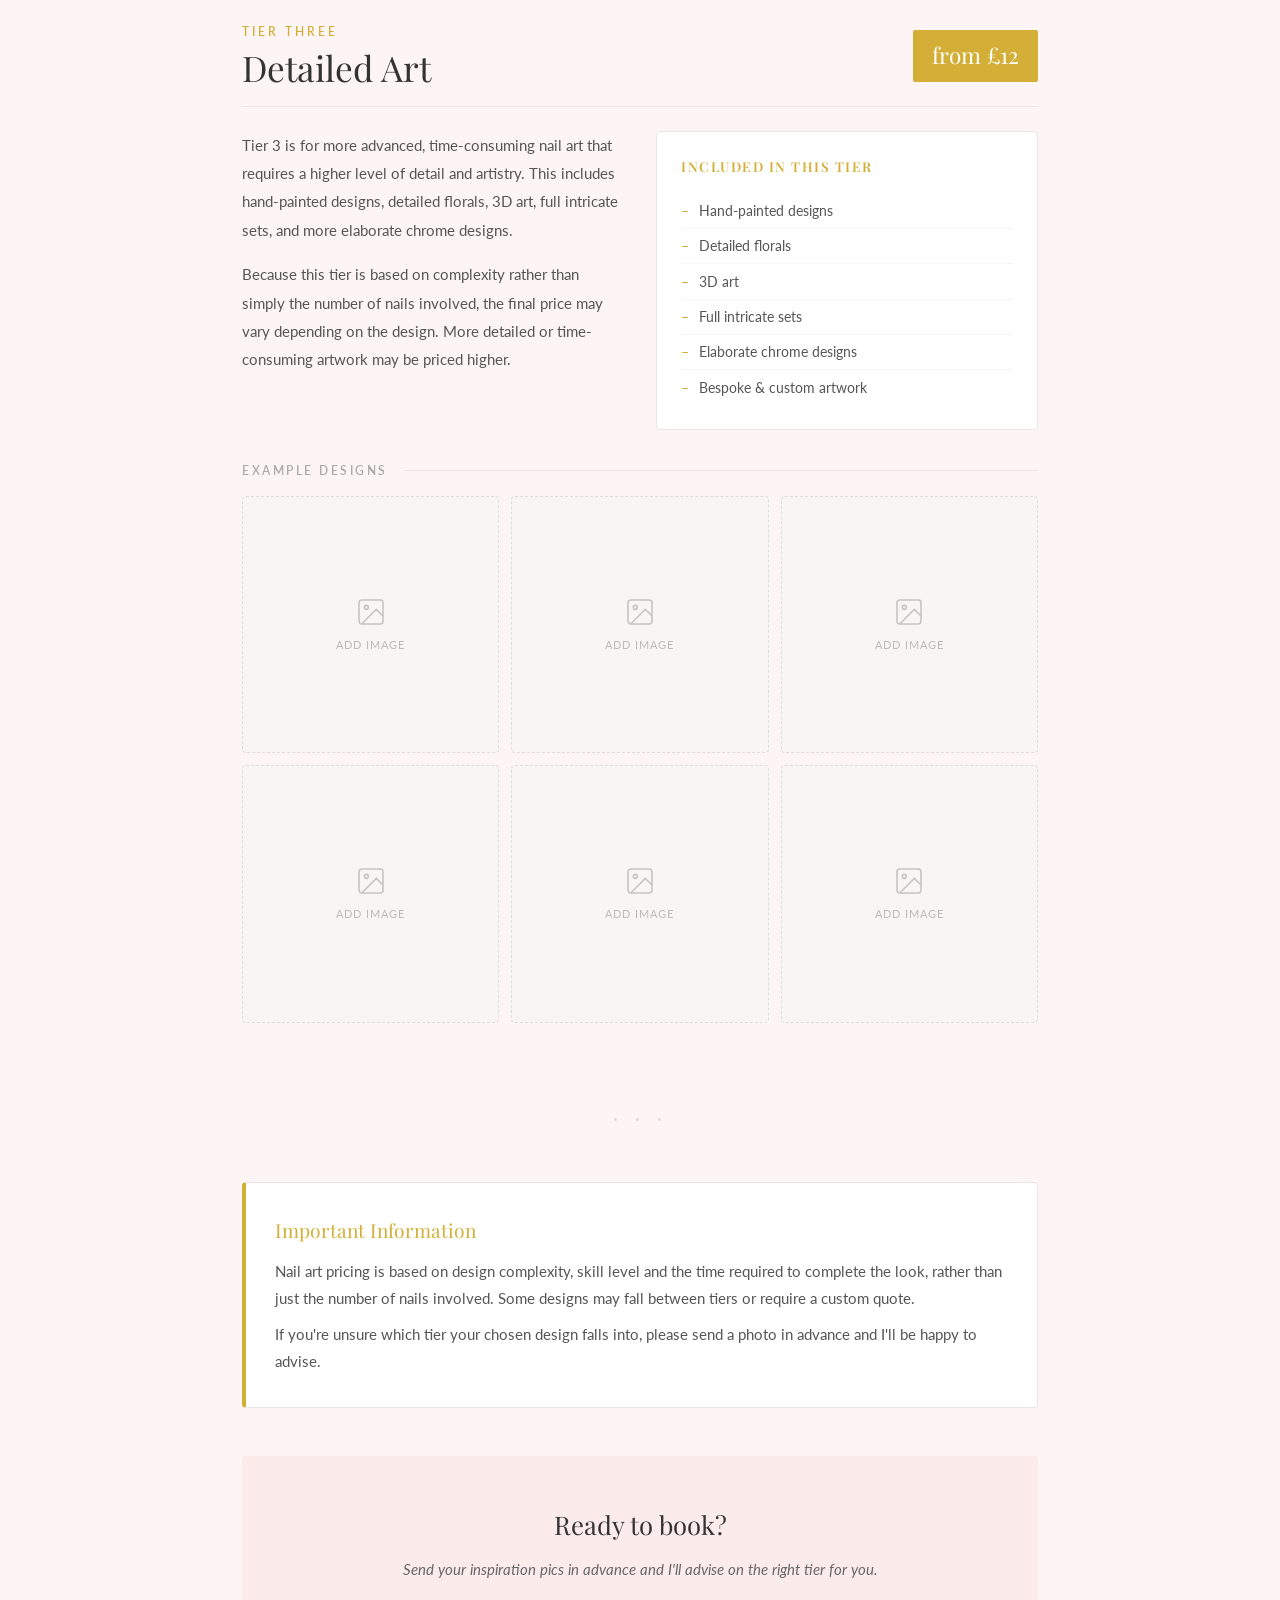
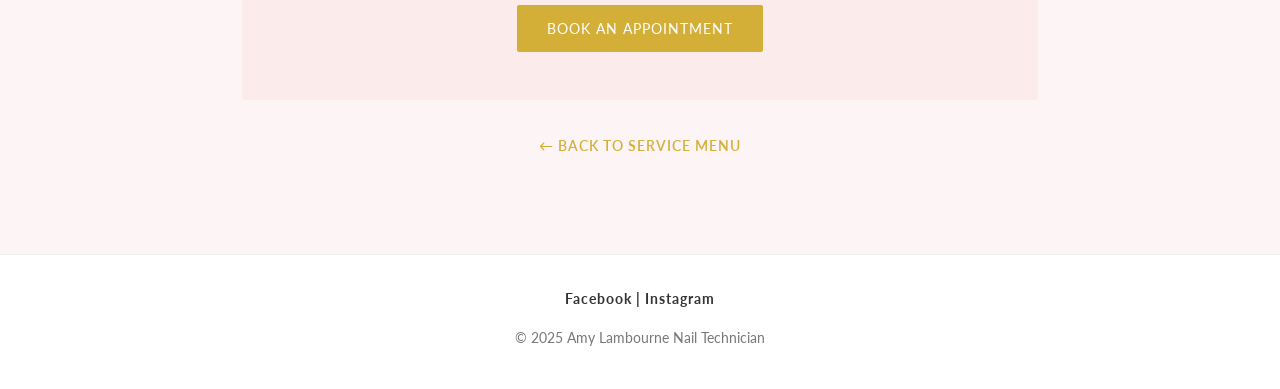
<file: nail-salon-website/nailart.html>
<!DOCTYPE html>
<html lang="en">
<head>
    <meta charset="UTF-8">
    <meta name="viewport" content="width=device-width, initial-scale=1.0">
    <title>Nail Art Guide | Amy Lambourne</title>
    <link rel="stylesheet" href="css/style.css">
    <link rel="preconnect" href="https://fonts.googleapis.com">
    <link rel="preconnect" href="https://fonts.gstatic.com" crossorigin>
    <link href="https://fonts.googleapis.com/css2?family=Lato:wght@300;400;600&family=Playfair+Display:ital,wght@0,400;0,600;1,400&display=swap" rel="stylesheet">

    <style>

        /* ── PAGE-LEVEL OVERRIDES ─────────────────────────────── */
        html { scroll-behavior: smooth; }

        /* ── HERO ────────────────────────────────────────────── */
        .nailart-hero {
            background-color: var(--light-pink);
            padding: 5rem 2rem 3rem;
            text-align: center;
            position: relative;
            overflow: hidden;
        }
        .nailart-hero::before {
            content: '';
            position: absolute;
            inset: 0;
            background:
                radial-gradient(ellipse 60% 50% at 15% 80%, rgba(212,175,55,0.07) 0%, transparent 70%),
                radial-gradient(ellipse 50% 60% at 85% 20%, rgba(223,166,172,0.12) 0%, transparent 70%);
            pointer-events: none;
        }
        .nailart-hero h1 {
            font-family: var(--font-heading);
            font-size: clamp(2.2rem, 5vw, 3.5rem);
            font-weight: 400;
            color: var(--text-color);
            margin-bottom: 1rem;
            letter-spacing: 0.02em;
        }
        .nailart-hero p.lead {
            max-width: 640px;
            margin: 0 auto 2.5rem;
            font-size: 1rem;
            color: #666;
            line-height: 1.8;
            font-style: italic;
        }

        /* ── QUICK-NAV PILLS ─────────────────────────────────── */
        .tier-nav {
            display: flex;
            justify-content: center;
            gap: 1rem;
            flex-wrap: wrap;
            margin-bottom: 0.5rem;
        }
        .tier-nav a {
            display: inline-flex;
            align-items: center;
            gap: 0.5rem;
            padding: 0.55rem 1.4rem;
            border: 1px solid var(--accent-color);
            color: var(--accent-color);
            font-family: var(--font-body);
            font-size: 0.8rem;
            text-transform: uppercase;
            letter-spacing: 1.5px;
            font-weight: 600;
            border-radius: 2px;
            transition: background 0.25s, color 0.25s;
            text-decoration: none;
        }
        .tier-nav a:hover {
            background: var(--accent-color);
            color: #fff;
        }
        .tier-nav a .pill-badge {
            background: var(--accent-color);
            color: #fff;
            border-radius: 50%;
            width: 1.3rem;
            height: 1.3rem;
            font-size: 0.7rem;
            display: inline-flex;
            align-items: center;
            justify-content: center;
            transition: background 0.25s, color 0.25s;
        }
        .tier-nav a:hover .pill-badge {
            background: #fff;
            color: var(--accent-color);
        }

        /* ── SCROLL INDICATOR ────────────────────────────────── */
        .scroll-hint {
            margin-top: 1.8rem;
            font-size: 0.75rem;
            letter-spacing: 2px;
            text-transform: uppercase;
            color: #bbb;
            display: flex;
            align-items: center;
            justify-content: center;
            gap: 0.5rem;
        }
        .scroll-hint::before,
        .scroll-hint::after {
            content: '';
            width: 30px;
            height: 1px;
            background: #ddd;
            display: inline-block;
        }

        /* ── MAIN CONTENT WRAPPER ────────────────────────────── */
        .nailart-content {
            max-width: 860px;
            margin: 0 auto;
            padding: 0 2rem 4rem;
        }

        /* ── INTRO BLOCK ─────────────────────────────────────── */
        .intro-block {
            padding: 3.5rem 0 2rem;
            text-align: center;
            border-bottom: 1px solid #ece5e5;
            margin-bottom: 4rem;
        }
        .intro-block p {
            color: #555;
            font-size: 0.97rem;
            line-height: 1.9;
            max-width: 700px;
            margin: 0 auto;
        }

        /* ── TIER SECTION ────────────────────────────────────── */
        .tier-section {
            margin-bottom: 5rem;
            scroll-margin-top: 160px;
        }

        /* ── TIER HEADER ─────────────────────────────────────── */
        .tier-header {
            display: grid;
            grid-template-columns: 1fr auto;
            align-items: end;
            gap: 1rem;
            margin-bottom: 1.5rem;
            padding-bottom: 1rem;
            border-bottom: 1px solid #ece5e5;
        }
        .tier-label {
            font-size: 0.72rem;
            letter-spacing: 3px;
            text-transform: uppercase;
            color: var(--accent-color);
            font-weight: 600;
            margin-bottom: 0.4rem;
            display: block;
        }
        .tier-header h2 {
            font-family: var(--font-heading);
            font-size: clamp(1.6rem, 3vw, 2.2rem);
            font-weight: 400;
            color: var(--text-color);
            line-height: 1.2;
        }
        .tier-price-badge {
            background: var(--accent-color);
            color: #fff;
            font-family: var(--font-heading);
            font-size: 1.4rem;
            padding: 0.5rem 1.2rem;
            border-radius: 2px;
            white-space: nowrap;
            align-self: center;
        }

        /* ── TIER BODY ───────────────────────────────────────── */
        .tier-body {
            display: grid;
            grid-template-columns: 1fr 1fr;
            gap: 2rem;
            margin-bottom: 2rem;
        }
        .tier-description p {
            font-size: 0.96rem;
            color: #555;
            line-height: 1.85;
            margin-bottom: 1rem;
        }
        .tier-description p:last-child { margin-bottom: 0; }

        .tier-includes {
            background: #fff;
            border: 1px solid #ece5e5;
            border-radius: 4px;
            padding: 1.5rem;
        }
        .tier-includes h4 {
            font-family: var(--font-heading);
            font-size: 0.85rem;
            font-weight: 600;
            text-transform: uppercase;
            letter-spacing: 1.5px;
            color: var(--accent-color);
            margin-bottom: 1rem;
        }
        .tier-includes ul {
            list-style: none;
            padding: 0;
            margin: 0;
        }
        .tier-includes li {
            font-size: 0.9rem;
            color: #555;
            padding: 0.4rem 0;
            border-bottom: 1px dotted #eee;
            display: flex;
            align-items: baseline;
            gap: 0.6rem;
            line-height: 1.5;
        }
        .tier-includes li:last-child { border-bottom: none; }
        .tier-includes li::before {
            content: '–';
            color: var(--accent-color);
            flex-shrink: 0;
            font-weight: 600;
        }

        /* ── IMAGE GRID ──────────────────────────────────────── */
        .tier-gallery-label {
            font-size: 0.72rem;
            letter-spacing: 2.5px;
            text-transform: uppercase;
            color: #aaa;
            font-weight: 600;
            margin-bottom: 1rem;
            display: flex;
            align-items: center;
            gap: 1rem;
        }
        .tier-gallery-label::after {
            content: '';
            flex: 1;
            height: 1px;
            background: #ece5e5;
        }

        .image-grid {
            display: grid;
            grid-template-columns: repeat(3, 1fr);
            gap: 0.75rem;
        }
        .image-placeholder {
            aspect-ratio: 1 / 1;
            background: #faf5f5;
            border: 1.5px dashed #ddd;
            border-radius: 4px;
            display: flex;
            flex-direction: column;
            align-items: center;
            justify-content: center;
            gap: 0.5rem;
            cursor: pointer;
            transition: border-color 0.2s, background 0.2s;
            overflow: hidden;
            position: relative;
        }
        .image-placeholder:hover {
            border-color: var(--accent-color);
            background: #fdf9f0;
        }
        .image-placeholder .ph-icon {
            width: 32px;
            height: 32px;
            opacity: 0.25;
        }
        .image-placeholder .ph-label {
            font-size: 0.7rem;
            letter-spacing: 1px;
            text-transform: uppercase;
            color: #bbb;
            text-align: center;
            padding: 0 0.5rem;
        }
        /* When an actual image is dropped/placed inside */
        .image-placeholder img {
            position: absolute;
            inset: 0;
            width: 100%;
            height: 100%;
            object-fit: cover;
            border-radius: 3px;
        }

        /* ── DIVIDER ─────────────────────────────────────────── */
        .ornament-divider {
            text-align: center;
            margin: 3rem 0;
            color: #ddd;
            font-size: 1.2rem;
            letter-spacing: 6px;
        }

        /* ── IMPORTANT INFO BOX ──────────────────────────────── */
        .info-box {
            background: #fff;
            border: 1px solid #ece5e5;
            border-left: 4px solid var(--accent-color);
            border-radius: 4px;
            padding: 2rem 2rem 2rem 1.8rem;
            margin-bottom: 3rem;
        }
        .info-box h3 {
            font-family: var(--font-heading);
            font-size: 1.2rem;
            color: var(--accent-color);
            margin-bottom: 0.8rem;
        }
        .info-box p {
            font-size: 0.93rem;
            color: #555;
            line-height: 1.8;
            margin-bottom: 0.6rem;
        }
        .info-box p:last-child { margin-bottom: 0; }

        /* ── CTA ─────────────────────────────────────────────── */
        .nailart-cta {
            text-align: center;
            padding: 3rem 2rem;
            background: var(--light-pink);
            border-radius: 4px;
            margin-bottom: 2rem;
        }
        .nailart-cta h3 {
            font-family: var(--font-heading);
            font-size: 1.6rem;
            font-weight: 400;
            margin-bottom: 0.75rem;
            color: var(--text-color);
        }
        .nailart-cta p {
            color: #666;
            font-style: italic;
            margin-bottom: 1.5rem;
            font-size: 0.95rem;
        }

        /* ── STICKY TIER NAV (scrolled state) ───────────────── */
        .sticky-tier-nav {
            position: sticky;
            top: 85px;
            z-index: 50;
            background: rgba(253,245,245,0.95);
            backdrop-filter: blur(6px);
            border-bottom: 1px solid #ece5e5;
            padding: 1rem 2rem;
            display: flex;
            justify-content: center;
            gap: 1.5rem;
            transform: translateY(-100%);
            opacity: 0;
            transition: transform 0.3s ease, opacity 0.3s ease;
        }
        .sticky-tier-nav.visible {
            transform: translateY(0);
            opacity: 1;
        }
        .sticky-tier-nav a {
            font-size: 0.75rem;
            letter-spacing: 1.5px;
            text-transform: uppercase;
            font-weight: 600;
            color: #999;
            text-decoration: none;
            transition: color 0.2s;
        }
        .sticky-tier-nav a:hover,
        .sticky-tier-nav a.active-tier { color: var(--accent-color); }

        /* ── MOBILE ──────────────────────────────────────────── */
        @media (max-width: 768px) {
            .tier-body {
                grid-template-columns: 1fr;
            }
            .tier-header {
                grid-template-columns: 1fr;
                gap: 0.5rem;
            }
            .tier-price-badge {
                align-self: flex-start;
            }
            .image-grid {
                grid-template-columns: repeat(2, 1fr);
            }
            .sticky-tier-nav {
                gap: 1rem;
                padding: 0.6rem 1rem;
                flex-wrap: wrap;
            }
        }
    </style>
</head>
<body>

    <!-- ── NAVIGATION ───────────────────────────────────────── -->
    <nav class="navbar">
        <div class="logo">
            <a href="index.html"><img src="images/logo2.png" alt="Amy Lambourne Logo" class="logo-img"></a>
        </div>
        <a href="#" class="toggle-button">
            <span class="bar"></span>
            <span class="bar"></span>
            <span class="bar"></span>
        </a>
        <div class="navbar-links">
            <ul>
                <li><a href="index.html">Home</a></li>
                <li><a href="services.html">Services</a></li>
                <li><a href="gallery.html">Gallery</a></li>
                <li><a href="products.html">Products</a></li>
                <li><a href="contact.html">Booking &amp; Information</a></li>
            </ul>
        </div>
    </nav>

    <!-- ── STICKY MINI NAV (appears on scroll) ───────────────── -->
    <div class="sticky-tier-nav" id="stickyNav">
        <a href="#tier1">Tier 1 — Simple</a>
        <a href="#tier2">Tier 2 — Medium</a>
        <a href="#tier3">Tier 3 — Detailed</a>
        <a href="#info">Important Info</a>
    </div>

    <!-- ── HERO ─────────────────────────────────────────────── -->
    <div class="nailart-hero">
        <h1>Nail Art Guide</h1>
        <p class="lead">
            Nail art is a beautiful way to add personality, detail and creativity to your manicure. 
            Every design takes a different amount of time, skill and precision, so nail art is 
            priced in tiers to keep things simple, fair and transparent.
        </p>

        <!-- Quick-jump pills -->
        <nav class="tier-nav" aria-label="Jump to tier">
            <a href="#tier1">
                <span class="pill-badge">1</span>
                Simple Art
            </a>
            <a href="#tier2">
                <span class="pill-badge">2</span>
                Medium Art
            </a>
            <a href="#tier3">
                <span class="pill-badge">3</span>
                Detailed Art
            </a>
        </nav>

        <p class="scroll-hint">scroll to explore</p>
    </div>

    <!-- ── MAIN CONTENT ──────────────────────────────────────── -->
    <main class="nailart-content">

        <div class="intro-block">
            <p>If you have a specific design in mind, you're always welcome to send inspiration photos before your appointment so I can advise on the most suitable tier and provide an accurate quote.</p>
        </div>

        <!-- ── TIER 1 ──────────────────────────────────────── -->
        <section class="tier-section" id="tier1">
            <div class="tier-header">
                <div>
                    <span class="tier-label">Tier One</span>
                    <h2>Simple Art</h2>
                </div>
                <div class="tier-price-badge">from £5</div>
            </div>

            <div class="tier-body">
                <div class="tier-description">
                    <p>Tier 1 covers simpler nail art that adds a stylish finishing touch without taking too much time to create. This includes classic French tips, ombré, glitter fades, foils, and simple or minimal designs.</p>
                    <p>It also includes smaller accent designs such as animal print or blooming gel on up to four nails.</p>
                    <p>This tier is ideal if you want something elegant, subtle and low-maintenance, while still giving your nails a little extra detail.</p>
                </div>
                <div class="tier-includes">
                    <h4>Included in this tier</h4>
                    <ul>
                        <li>Classic French tips (full set)</li>
                        <li>Ombré &amp; colour fades</li>
                        <li>Glitter fades</li>
                        <li>Foils</li>
                        <li>Simple &amp; minimal designs</li>
                        <li>Animal print (up to 4 nails)</li>
                        <li>Blooming gel (up to 4 nails)</li>
                    </ul>
                </div>
            </div>

            <p class="tier-gallery-label">Example designs</p>
            <div class="image-grid">
                <div class="image-placeholder">
                    <svg class="ph-icon" viewBox="0 0 24 24" fill="none" stroke="currentColor" stroke-width="1.2"><rect x="3" y="3" width="18" height="18" rx="2"/><circle cx="8.5" cy="8.5" r="1.5"/><path d="m21 15-5-5L5 21"/></svg>
                    <span class="ph-label">Add image</span>
                </div>
                <div class="image-placeholder">
                    <svg class="ph-icon" viewBox="0 0 24 24" fill="none" stroke="currentColor" stroke-width="1.2"><rect x="3" y="3" width="18" height="18" rx="2"/><circle cx="8.5" cy="8.5" r="1.5"/><path d="m21 15-5-5L5 21"/></svg>
                    <span class="ph-label">Add image</span>
                </div>
                <div class="image-placeholder">
                    <svg class="ph-icon" viewBox="0 0 24 24" fill="none" stroke="currentColor" stroke-width="1.2"><rect x="3" y="3" width="18" height="18" rx="2"/><circle cx="8.5" cy="8.5" r="1.5"/><path d="m21 15-5-5L5 21"/></svg>
                    <span class="ph-label">Add image</span>
                </div>
                <div class="image-placeholder">
                    <svg class="ph-icon" viewBox="0 0 24 24" fill="none" stroke="currentColor" stroke-width="1.2"><rect x="3" y="3" width="18" height="18" rx="2"/><circle cx="8.5" cy="8.5" r="1.5"/><path d="m21 15-5-5L5 21"/></svg>
                    <span class="ph-label">Add image</span>
                </div>
                <div class="image-placeholder">
                    <svg class="ph-icon" viewBox="0 0 24 24" fill="none" stroke="currentColor" stroke-width="1.2"><rect x="3" y="3" width="18" height="18" rx="2"/><circle cx="8.5" cy="8.5" r="1.5"/><path d="m21 15-5-5L5 21"/></svg>
                    <span class="ph-label">Add image</span>
                </div>
                <div class="image-placeholder">
                    <svg class="ph-icon" viewBox="0 0 24 24" fill="none" stroke="currentColor" stroke-width="1.2"><rect x="3" y="3" width="18" height="18" rx="2"/><circle cx="8.5" cy="8.5" r="1.5"/><path d="m21 15-5-5L5 21"/></svg>
                    <span class="ph-label">Add image</span>
                </div>
            </div>
        </section>

        <div class="ornament-divider" aria-hidden="true">· · ·</div>

        <!-- ── TIER 2 ──────────────────────────────────────── -->
        <section class="tier-section" id="tier2">
            <div class="tier-header">
                <div>
                    <span class="tier-label">Tier Two</span>
                    <h2>Medium Art</h2>
                </div>
                <div class="tier-price-badge">from £8</div>
            </div>

            <div class="tier-body">
                <div class="tier-description">
                    <p>Tier 2 is for designs that take a bit more time, precision and creativity. This includes detailed or double-lined French, single-coloured chrome, stamping on four or more nails, nail crystals, mix-and-match sets, and full sets of animal print or blooming gel designs.</p>
                    <p>This tier is perfect if you want your nails to stand out a little more and include more detailed design work across the set.</p>
                </div>
                <div class="tier-includes">
                    <h4>Included in this tier</h4>
                    <ul>
                        <li>Detailed or double-lined French</li>
                        <li>Single-colour chrome</li>
                        <li>Multiple swirls</li>
                        <li>Stamping on 4 or more nails</li>
                        <li>Nail crystals</li>
                        <li>Mix &amp; match sets</li>
                        <li>Animal print (full set)</li>
                        <li>Blooming gel (full set)</li>
                    </ul>
                </div>
            </div>

            <p class="tier-gallery-label">Example designs</p>
            <div class="image-grid">
                <div class="image-placeholder">
                    <svg class="ph-icon" viewBox="0 0 24 24" fill="none" stroke="currentColor" stroke-width="1.2"><rect x="3" y="3" width="18" height="18" rx="2"/><circle cx="8.5" cy="8.5" r="1.5"/><path d="m21 15-5-5L5 21"/></svg>
                    <span class="ph-label">Add image</span>
                </div>
                <div class="image-placeholder">
                    <svg class="ph-icon" viewBox="0 0 24 24" fill="none" stroke="currentColor" stroke-width="1.2"><rect x="3" y="3" width="18" height="18" rx="2"/><circle cx="8.5" cy="8.5" r="1.5"/><path d="m21 15-5-5L5 21"/></svg>
                    <span class="ph-label">Add image</span>
                </div>
                <div class="image-placeholder">
                    <svg class="ph-icon" viewBox="0 0 24 24" fill="none" stroke="currentColor" stroke-width="1.2"><rect x="3" y="3" width="18" height="18" rx="2"/><circle cx="8.5" cy="8.5" r="1.5"/><path d="m21 15-5-5L5 21"/></svg>
                    <span class="ph-label">Add image</span>
                </div>
                <div class="image-placeholder">
                    <svg class="ph-icon" viewBox="0 0 24 24" fill="none" stroke="currentColor" stroke-width="1.2"><rect x="3" y="3" width="18" height="18" rx="2"/><circle cx="8.5" cy="8.5" r="1.5"/><path d="m21 15-5-5L5 21"/></svg>
                    <span class="ph-label">Add image</span>
                </div>
                <div class="image-placeholder">
                    <svg class="ph-icon" viewBox="0 0 24 24" fill="none" stroke="currentColor" stroke-width="1.2"><rect x="3" y="3" width="18" height="18" rx="2"/><circle cx="8.5" cy="8.5" r="1.5"/><path d="m21 15-5-5L5 21"/></svg>
                    <span class="ph-label">Add image</span>
                </div>
                <div class="image-placeholder">
                    <svg class="ph-icon" viewBox="0 0 24 24" fill="none" stroke="currentColor" stroke-width="1.2"><rect x="3" y="3" width="18" height="18" rx="2"/><circle cx="8.5" cy="8.5" r="1.5"/><path d="m21 15-5-5L5 21"/></svg>
                    <span class="ph-label">Add image</span>
                </div>
            </div>
        </section>

        <div class="ornament-divider" aria-hidden="true">· · ·</div>

        <!-- ── TIER 3 ──────────────────────────────────────── -->
        <section class="tier-section" id="tier3">
            <div class="tier-header">
                <div>
                    <span class="tier-label">Tier Three</span>
                    <h2>Detailed Art</h2>
                </div>
                <div class="tier-price-badge">from £12</div>
            </div>

            <div class="tier-body">
                <div class="tier-description">
                    <p>Tier 3 is for more advanced, time-consuming nail art that requires a higher level of detail and artistry. This includes hand-painted designs, detailed florals, 3D art, full intricate sets, and more elaborate chrome designs.</p>
                    <p>Because this tier is based on complexity rather than simply the number of nails involved, the final price may vary depending on the design. More detailed or time-consuming artwork may be priced higher.</p>
                </div>
                <div class="tier-includes">
                    <h4>Included in this tier</h4>
                    <ul>
                        <li>Hand-painted designs</li>
                        <li>Detailed florals</li>
                        <li>3D art</li>
                        <li>Full intricate sets</li>
                        <li>Elaborate chrome designs</li>
                        <li>Bespoke &amp; custom artwork</li>
                    </ul>
                </div>
            </div>

            <p class="tier-gallery-label">Example designs</p>
            <div class="image-grid">
                <div class="image-placeholder">
                    <svg class="ph-icon" viewBox="0 0 24 24" fill="none" stroke="currentColor" stroke-width="1.2"><rect x="3" y="3" width="18" height="18" rx="2"/><circle cx="8.5" cy="8.5" r="1.5"/><path d="m21 15-5-5L5 21"/></svg>
                    <span class="ph-label">Add image</span>
                </div>
                <div class="image-placeholder">
                    <svg class="ph-icon" viewBox="0 0 24 24" fill="none" stroke="currentColor" stroke-width="1.2"><rect x="3" y="3" width="18" height="18" rx="2"/><circle cx="8.5" cy="8.5" r="1.5"/><path d="m21 15-5-5L5 21"/></svg>
                    <span class="ph-label">Add image</span>
                </div>
                <div class="image-placeholder">
                    <svg class="ph-icon" viewBox="0 0 24 24" fill="none" stroke="currentColor" stroke-width="1.2"><rect x="3" y="3" width="18" height="18" rx="2"/><circle cx="8.5" cy="8.5" r="1.5"/><path d="m21 15-5-5L5 21"/></svg>
                    <span class="ph-label">Add image</span>
                </div>
                <div class="image-placeholder">
                    <svg class="ph-icon" viewBox="0 0 24 24" fill="none" stroke="currentColor" stroke-width="1.2"><rect x="3" y="3" width="18" height="18" rx="2"/><circle cx="8.5" cy="8.5" r="1.5"/><path d="m21 15-5-5L5 21"/></svg>
                    <span class="ph-label">Add image</span>
                </div>
                <div class="image-placeholder">
                    <svg class="ph-icon" viewBox="0 0 24 24" fill="none" stroke="currentColor" stroke-width="1.2"><rect x="3" y="3" width="18" height="18" rx="2"/><circle cx="8.5" cy="8.5" r="1.5"/><path d="m21 15-5-5L5 21"/></svg>
                    <span class="ph-label">Add image</span>
                </div>
                <div class="image-placeholder">
                    <svg class="ph-icon" viewBox="0 0 24 24" fill="none" stroke="currentColor" stroke-width="1.2"><rect x="3" y="3" width="18" height="18" rx="2"/><circle cx="8.5" cy="8.5" r="1.5"/><path d="m21 15-5-5L5 21"/></svg>
                    <span class="ph-label">Add image</span>
                </div>
            </div>
        </section>

        <div class="ornament-divider" aria-hidden="true">· · ·</div>

        <!-- ── IMPORTANT INFO ─────────────────────────────── -->
        <section id="info" style="scroll-margin-top: 160px;">
            <div class="info-box">
                <h3>Important Information</h3>
                <p>Nail art pricing is based on design complexity, skill level and the time required to complete the look, rather than just the number of nails involved. Some designs may fall between tiers or require a custom quote.</p>
                <p>If you're unsure which tier your chosen design falls into, please send a photo in advance and I'll be happy to advise.</p>
            </div>
        </section>

        <!-- ── CTA ────────────────────────────────────────── -->
        <div class="nailart-cta">
            <h3>Ready to book?</h3>
            <p>Send your inspiration pics in advance and I'll advise on the right tier for you.</p>
            <a href="contact.html" class="btn-gold">Book an Appointment</a>
        </div>

        <!-- Back to services link -->
        <p style="text-align:center; margin-bottom: 2rem;">
            <a href="services.html" style="font-size:0.85rem; color:var(--accent-color); letter-spacing:1px; text-transform:uppercase; font-weight:600;">&larr; Back to Service Menu</a>
        </p>

    </main>

    <!-- ── FOOTER ────────────────────────────────────────────── -->
    <footer>
        <div class="footer-content">
            <div class="socials">
                <a href="https://www.facebook.com/amylambournenaturalnailtechnician" target="_blank">Facebook</a> | <a href="https://www.instagram.com/amylambournenaturalnailtech" target="_blank">Instagram</a>
            </div>
            <p>&copy; 2025 Amy Lambourne Nail Technician</p>
        </div>
    </footer>

    <script src="js/script.js"></script>
    <script>
        // ── Sticky mini-nav: show after hero ──────────────────
        const hero = document.querySelector('.nailart-hero');
        const stickyNav = document.getElementById('stickyNav');
        const tierSections = document.querySelectorAll('.tier-section, #info');
        const stickyLinks = document.querySelectorAll('.sticky-tier-nav a');

        const heroObserver = new IntersectionObserver(([entry]) => {
            stickyNav.classList.toggle('visible', !entry.isIntersecting);
        }, { threshold: 0 });
        heroObserver.observe(hero);

        // ── Active tier highlighting in sticky nav ────────────
        const sectionObserver = new IntersectionObserver((entries) => {
            entries.forEach(entry => {
                if (entry.isIntersecting) {
                    stickyLinks.forEach(link => {
                        link.classList.toggle(
                            'active-tier',
                            link.getAttribute('href') === '#' + entry.target.id
                        );
                    });
                }
            });
        }, { rootMargin: '-20% 0px -70% 0px' });

        tierSections.forEach(s => sectionObserver.observe(s));
    </script>
</body>
</html>
</file>
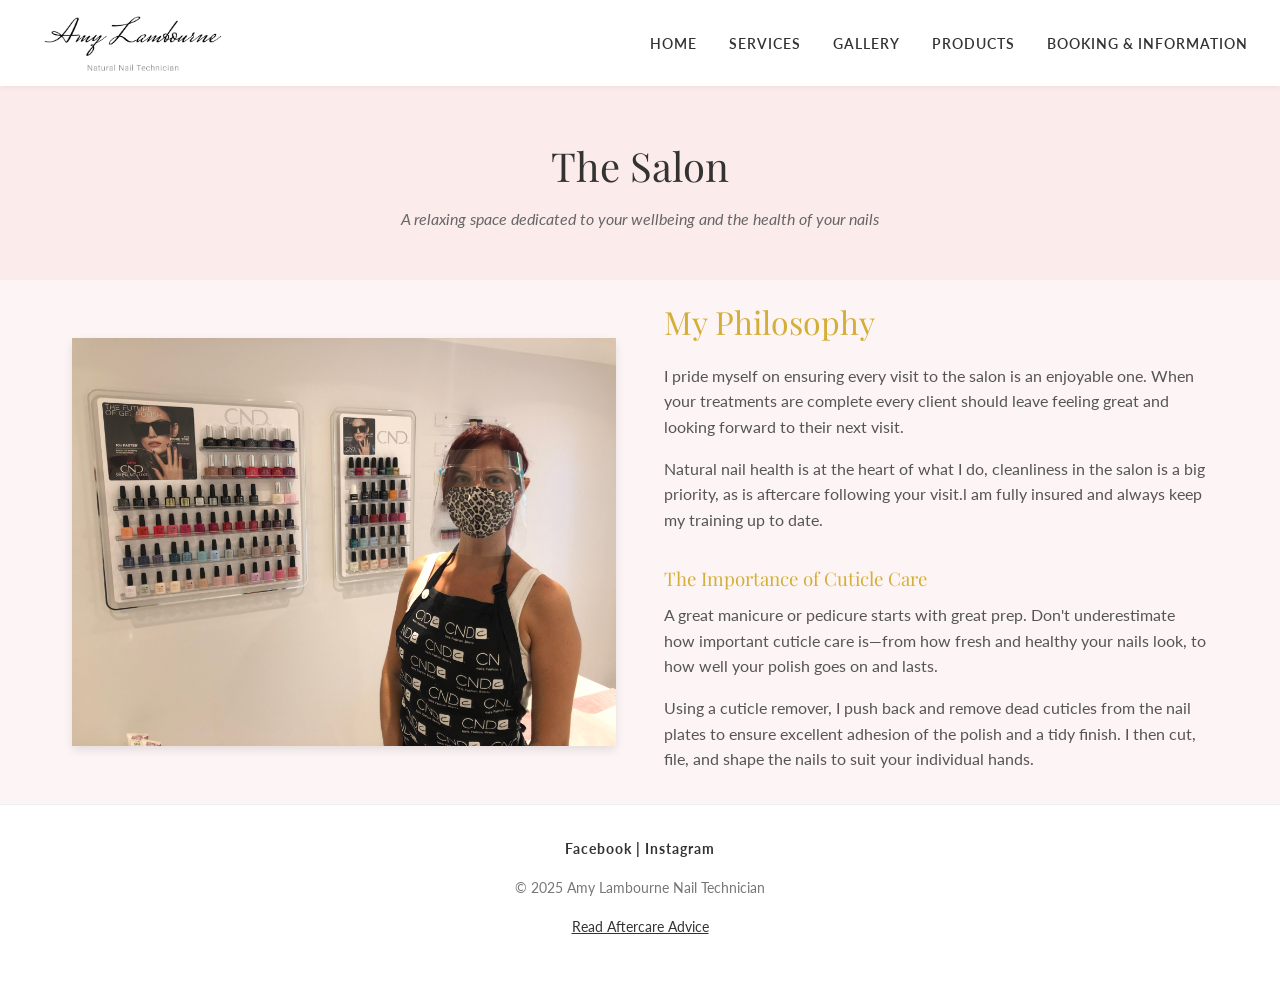
<file: nail-salon-website/salon.html>
<!DOCTYPE html>
<html lang="en">
<head>
    <meta charset="UTF-8">
    <meta name="viewport" content="width=device-width, initial-scale=1.0">
    <title>The Salon | Amy Lambourne</title>
    <link rel="stylesheet" href="css/style.css">
    <link rel="preconnect" href="https://fonts.googleapis.com">
    <link rel="preconnect" href="https://fonts.gstatic.com" crossorigin>
    <link href="https://fonts.googleapis.com/css2?family=Lato:wght@300;400&family=Playfair+Display:wght@400;600&display=swap" rel="stylesheet">
</head>
<body>

    <nav class="navbar">
        <div class="logo">
            <a href="index.html"><img src="images/logo2.png" alt="Amy Lambourne Logo" class="logo-img"></a>
        </div>
        <a href="#" class="toggle-button">
            <span class="bar"></span>
            <span class="bar"></span>
            <span class="bar"></span>
        </a>
        <div class="navbar-links">
            <ul>
                <li><a href="index.html" class="active">Home</a></li>
                <li><a href="services.html">Services</a></li>
                <li><a href="gallery.html">Gallery</a></li>
                <li><a href="products.html">Products</a></li>
                <li><a href="contact.html">Booking & Information</a></li>
            </ul>
        </div>
    </nav>

    <header class="page-header">
        <h1>The Salon</h1>
        <p>A relaxing space dedicated to your wellbeing and the health of your nails</p>
    </header>

    <section class="container">
        <div class="grid-2">
            <div class="about-img">
                <img src="images/salon-about.jpg" alt="Amy Lambourne Salon Interior" style="width:100%; display:block;">
            </div>
            <div class="about-text">
                <h2>My Philosophy</h2>
                <p>I pride myself on ensuring every visit to the salon is an enjoyable one. When your treatments are complete every client should leave feeling great and looking forward to their next visit. </p>
                <p>Natural nail health is at the heart of what I do, cleanliness in the salon is a big priority, as is aftercare following your visit.l am fully insured and always keep my training up to date.</p>
                
                <h3 style="color:var(--accent-color); margin-top:2rem; margin-bottom:0.5rem;">The Importance of Cuticle Care</h3>
                <p>A great manicure or pedicure starts with great prep. Don't underestimate how important cuticle care is—from how fresh and healthy your nails look, to how well your polish goes on and lasts.</p>
                <p>Using a cuticle remover, I push back and remove dead cuticles from the nail plates to ensure excellent adhesion of the polish and a tidy finish. I then cut, file, and shape the nails to suit your individual hands.</p>
            </div>
        </div>
    </section>

    <footer>
        <div class="footer-content">
            <div class="socials"><a href="https://www.facebook.com/amylambournenaturalnailtechnician" target="_blank">Facebook</a> | <a href="https://www.instagram.com/amylambournenaturalnailtech" target="_blank">Instagram</a></div>
            <p>&copy; 2025 Amy Lambourne Nail Technician</p>
        </div>
        <div style="margin: 1rem 0; font-size: 0.9rem;">
            <a href="aftercare.html" style="text-decoration: underline;">Read Aftercare Advice</a>
        </div>
    </footer>
    <script src="js/script.js"></script>
</body>
</html>
</file>
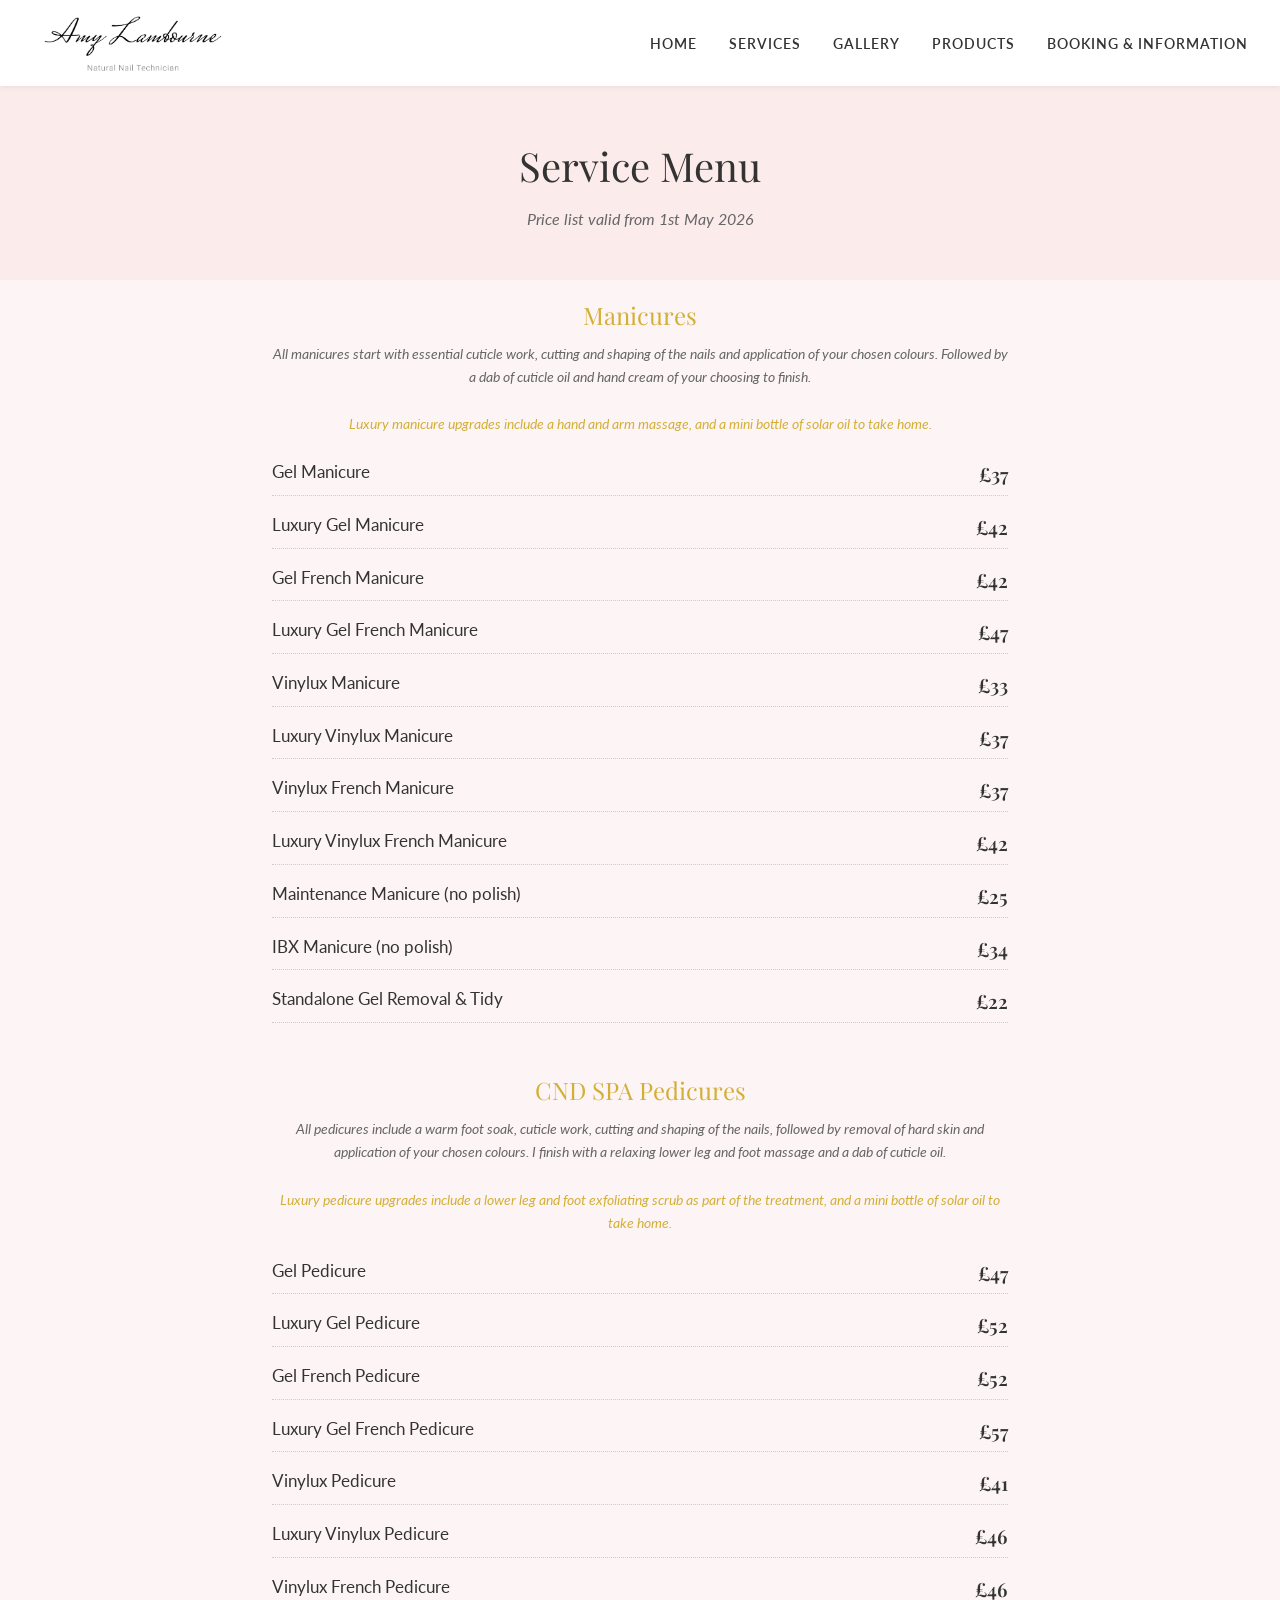
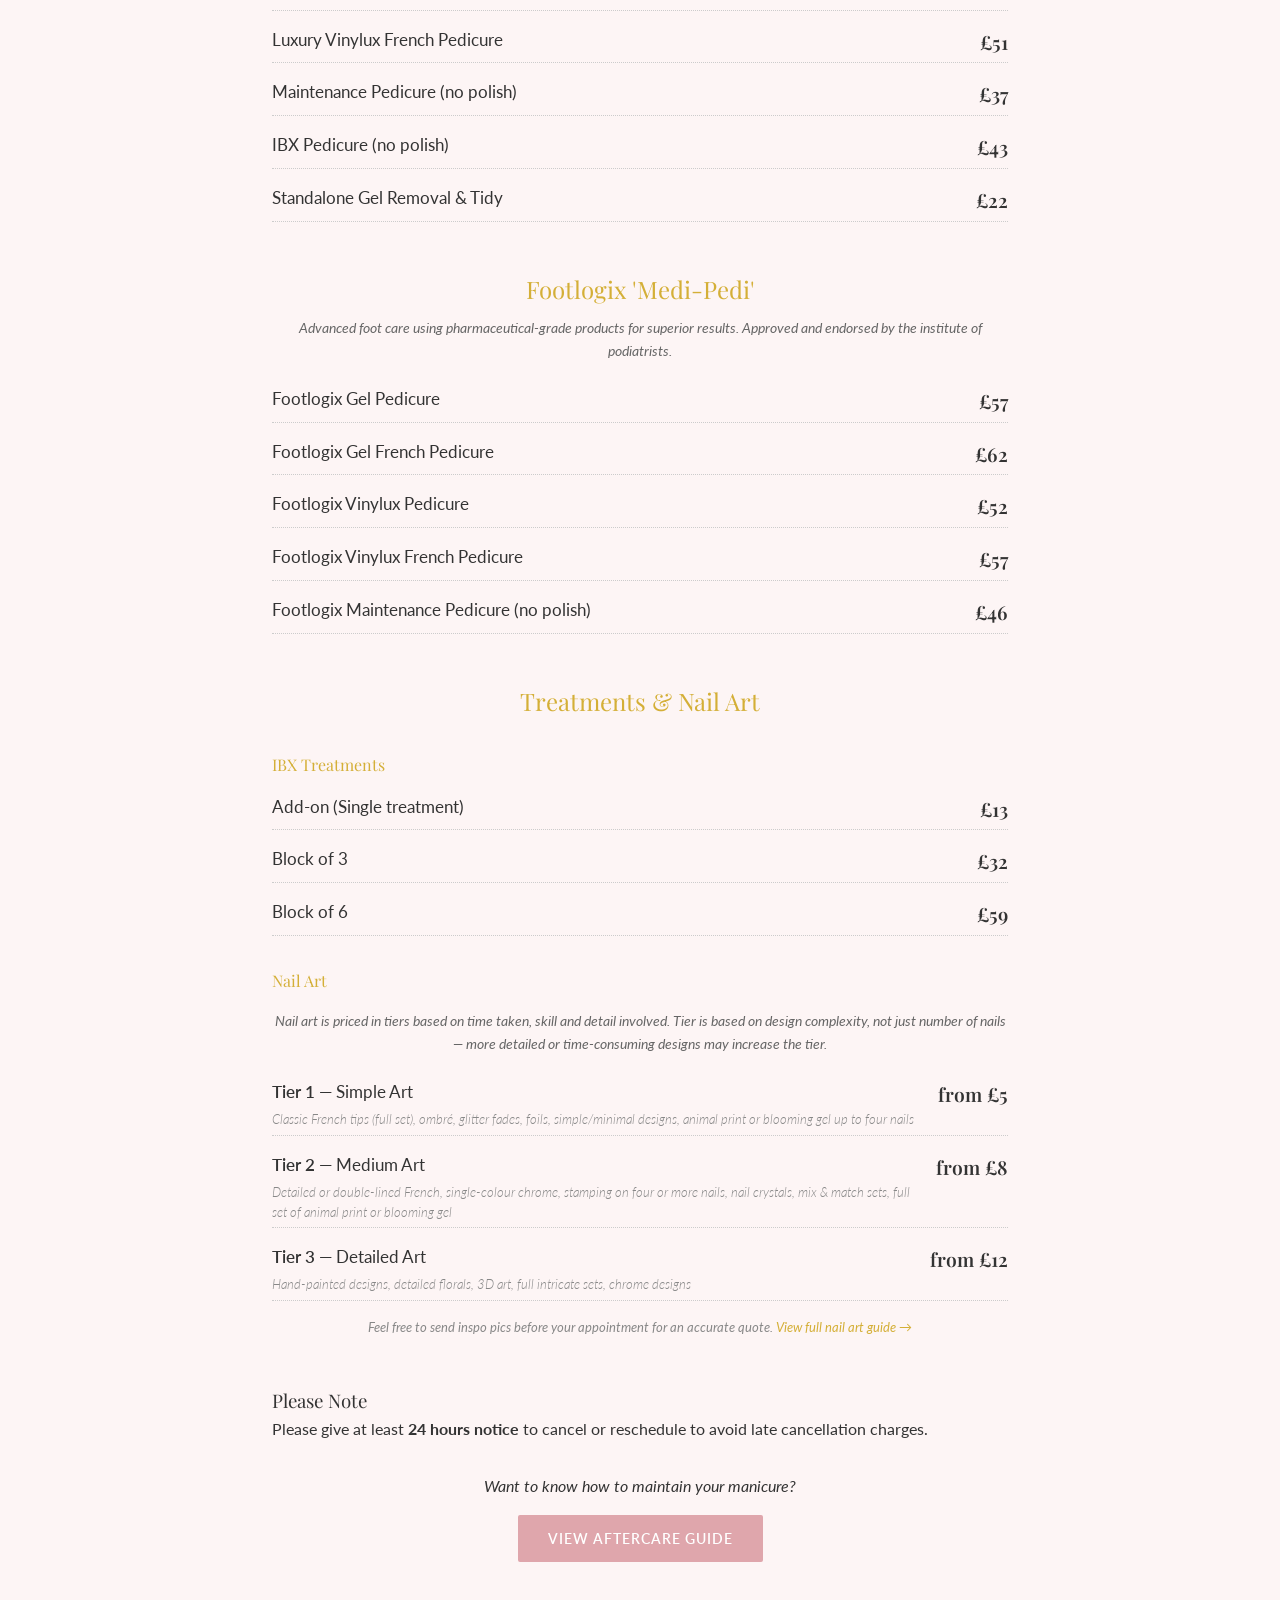
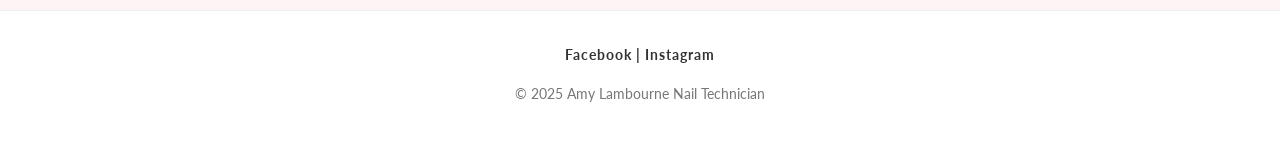
<file: nail-salon-website/services.html>
<!DOCTYPE html>
<html lang="en">
<head>
    <meta charset="UTF-8">
    <meta name="viewport" content="width=device-width, initial-scale=1.0">
    <title>Service Menu | Amy Lambourne</title>
    <link rel="stylesheet" href="css/style.css">
    <link rel="preconnect" href="https://fonts.googleapis.com">
    <link rel="preconnect" href="https://fonts.gstatic.com" crossorigin>
    <link href="https://fonts.googleapis.com/css2?family=Lato:wght@300;400&family=Playfair+Display:wght@400;600&display=swap" rel="stylesheet">
    <style>
        .nail-art-desc {
            display: block;
            font-size: 0.82rem;
            color: #888;
            font-style: italic;
            font-weight: 300;
            margin-top: 0.25rem;
            line-height: 1.5;
        }
        .price-item .service strong {
            font-weight: 600;
            color: var(--text-color);
        }
        .price-item .price {
            white-space: nowrap;
            flex-shrink: 0;
            padding-left: 1rem;
            align-self: flex-start;
        }
        .small-note {
            font-size: 0.82rem;
            color: #888;
            font-style: italic;
            margin-top: 0.5rem;
        }
    </style>
</head>
<body>

    <nav class="navbar">
        <div class="logo">
            <a href="index.html"><img src="images/logo2.png" alt="Amy Lambourne Logo" class="logo-img"></a>
        </div>
        <a href="#" class="toggle-button">
            <span class="bar"></span>
            <span class="bar"></span>
            <span class="bar"></span>
        </a>
        <div class="navbar-links">
            <ul>
                <li><a href="index.html">Home</a></li>
                <li><a href="services.html" class="active">Services</a></li>
                <li><a href="gallery.html">Gallery</a></li>
                <li><a href="products.html">Products</a></li>
                <li><a href="contact.html">Booking &amp; Information</a></li>
            </ul>
        </div>
    </nav>

    <header class="page-header">
        <h1>Service Menu</h1>
        <p>Price list valid from 1st May 2026</p>
    </header>

    <section class="container price-list-container">
        
        <div class="price-category">
            <h2>Manicures</h2>
            <p class="category-intro">All manicures start with essential cuticle work, cutting and shaping of the nails and application of your chosen colours. Followed by a dab of cuticle oil and hand cream of your choosing to finish.</p>
            <p class="category-intro" style="margin-top: 0.5rem; font-style: italic; color: var(--accent-color);">
                Luxury manicure upgrades include a hand and arm massage, and a mini bottle of solar oil to take home.
            </p>
            <div class="price-item"><span class="service">Gel Manicure</span><span class="price">£37</span></div>
            <div class="price-item"><span class="service">Luxury Gel Manicure</span><span class="price">£42</span></div>
            <div class="price-item"><span class="service">Gel French Manicure</span><span class="price">£42</span></div>
            <div class="price-item"><span class="service">Luxury Gel French Manicure</span><span class="price">£47</span></div>
            <div class="price-item"><span class="service">Vinylux Manicure</span><span class="price">£33</span></div>
            <div class="price-item"><span class="service">Luxury Vinylux Manicure</span><span class="price">£37</span></div>
            <div class="price-item"><span class="service">Vinylux French Manicure</span><span class="price">£37</span></div>
            <div class="price-item"><span class="service">Luxury Vinylux French Manicure</span><span class="price">£42</span></div>
            <div class="price-item"><span class="service">Maintenance Manicure (no polish)</span><span class="price">£25</span></div>
            <div class="price-item"><span class="service">IBX Manicure (no polish)</span><span class="price">£34</span></div>
            <div class="price-item"><span class="service">Standalone Gel Removal &amp; Tidy</span><span class="price">£22</span></div>
        </div>

        <div class="price-category">
            <h2>CND SPA Pedicures</h2>
            <p class="category-intro">All pedicures include a warm foot soak, cuticle work, cutting and shaping of the nails, followed by removal of hard skin and application of your chosen colours. I finish with a relaxing lower leg and foot massage and a dab of cuticle oil.</p>
            <p class="category-intro" style="margin-top: 0.5rem; font-style: italic; color: var(--accent-color);">
                Luxury pedicure upgrades include a lower leg and foot exfoliating scrub as part of the treatment, and a mini bottle of solar oil to take home.
            </p>
            <div class="price-item"><span class="service">Gel Pedicure</span><span class="price">£47</span></div>
            <div class="price-item"><span class="service">Luxury Gel Pedicure</span><span class="price">£52</span></div>
            <div class="price-item"><span class="service">Gel French Pedicure</span><span class="price">£52</span></div>
            <div class="price-item"><span class="service">Luxury Gel French Pedicure</span><span class="price">£57</span></div>
            <div class="price-item"><span class="service">Vinylux Pedicure</span><span class="price">£41</span></div>
            <div class="price-item"><span class="service">Luxury Vinylux Pedicure</span><span class="price">£46</span></div>
            <div class="price-item"><span class="service">Vinylux French Pedicure</span><span class="price">£46</span></div>
            <div class="price-item"><span class="service">Luxury Vinylux French Pedicure</span><span class="price">£51</span></div>
            <div class="price-item"><span class="service">Maintenance Pedicure (no polish)</span><span class="price">£37</span></div>
            <div class="price-item"><span class="service">IBX Pedicure (no polish)</span><span class="price">£43</span></div>
            <div class="price-item"><span class="service">Standalone Gel Removal &amp; Tidy</span><span class="price">£22</span></div>
        </div>

        <div class="price-category">
            <h2>Footlogix 'Medi-Pedi'</h2>
            <p class="category-intro">Advanced foot care using pharmaceutical-grade products for superior results. Approved and endorsed by the institute of podiatrists.</p>
            <div class="price-item"><span class="service">Footlogix Gel Pedicure</span><span class="price">£57</span></div>
            <div class="price-item"><span class="service">Footlogix Gel French Pedicure</span><span class="price">£62</span></div>
            <div class="price-item"><span class="service">Footlogix Vinylux Pedicure</span><span class="price">£52</span></div>
            <div class="price-item"><span class="service">Footlogix Vinylux French Pedicure</span><span class="price">£57</span></div>
            <div class="price-item"><span class="service">Footlogix Maintenance Pedicure (no polish)</span><span class="price">£46</span></div>
        </div>

        <div class="price-category">
            <h2>Treatments &amp; Nail Art</h2>

            <h4 style="color:var(--accent-color); margin-bottom:1rem; margin-top:2rem;">IBX Treatments</h4>
            <div class="price-item"><span class="service">Add-on (Single treatment)</span><span class="price">£13</span></div>
            <div class="price-item"><span class="service">Block of 3</span><span class="price">£32</span></div>
            <div class="price-item"><span class="service">Block of 6</span><span class="price">£59</span></div>
            
            <h4 style="color:var(--accent-color); margin-bottom:1rem; margin-top:2rem;">Nail Art</h4>

            <p class="category-intro" style="margin-bottom:1.5rem;">
                Nail art is priced in tiers based on time taken, skill and detail involved. Tier is based on design complexity, not just number of nails — more detailed or time-consuming designs may increase the tier.
            </p>

            <div class="price-item">
                <span class="service">
                    <strong>Tier 1</strong> — Simple Art
                    <span class="nail-art-desc">Classic French tips (full set), ombré, glitter fades, foils, simple/minimal designs, animal print or blooming gel up to four nails</span>
                </span>
                <span class="price">from £5</span>
            </div>

            <div class="price-item">
                <span class="service">
                    <strong>Tier 2</strong> — Medium Art
                    <span class="nail-art-desc">Detailed or double-lined French, single-colour chrome, stamping on four or more nails, nail crystals, mix &amp; match sets, full set of animal print or blooming gel</span>
                </span>
                <span class="price">from £8</span>
            </div>

            <div class="price-item">
                <span class="service">
                    <strong>Tier 3</strong> — Detailed Art
                    <span class="nail-art-desc">Hand-painted designs, detailed florals, 3D art, full intricate sets, chrome designs</span>
                </span>
                <span class="price">from £12</span>
            </div>

            <p class="small-note" style="text-align:center; margin-top:1rem;">
                Feel free to send inspo pics before your appointment for an accurate quote. <a href="nailart.html" style="color:var(--accent-color);">View full nail art guide &rarr;</a>
            </p>
        </div>

        <div class="policy-box">
            <h3>Please Note</h3>
            <p>Please give at least <strong>24 hours notice</strong> to cancel or reschedule to avoid late cancellation charges.</p>
        </div>
        
        <div class="text-center" style="margin-top: 2rem; margin-bottom: 2rem;">
            <p style="margin-bottom: 1rem; font-style: italic;">Want to know how to maintain your manicure?</p>
            <a href="aftercare.html" class="btn-pink">View Aftercare Guide</a>
        </div>

    </section>

    <footer>
        <div class="footer-content">
            <div class="socials">
                <a href="https://www.facebook.com/amylambournenaturalnailtechnician" target="_blank">Facebook</a> | <a href="https://www.instagram.com/amylambournenaturalnailtech" target="_blank">Instagram</a>
            </div>
            <p>&copy; 2025 Amy Lambourne Nail Technician</p>
        </div>
    </footer>

    <script src="js/script.js"></script>
</body>
</html>
</file>
<file: nail-salon-website/css/style.css>
/* --- VARIABLES --- */
:root {
    --bg-color: #FDF5F5;      /* Soft Blush */
    --text-color: #333333;    /* Charcoal */
    --accent-color: #D4AF37;  /* Muted Gold */
    --white: #ffffff;
    --light-pink: #fcebeb;    /* Header backgrounds */
    --font-heading: 'Playfair Display', serif;
    --font-body: 'Lato', sans-serif;
}

/* --- RESET & GLOBAL --- */
* { box-sizing: border-box; margin: 0; padding: 0; }

body {
    background-color: var(--bg-color);
    font-family: var(--font-body);
    color: var(--text-color);
    line-height: 1.6;
}

h1, h2, h3, h4 { font-family: var(--font-heading); font-weight: 400; }
a { text-decoration: none; color: var(--text-color); transition: color 0.3s; }
ul { list-style: none; }
img { max-width: 100%; height: auto; }

/* --- NAVIGATION BAR --- */
.navbar {
    display: flex;
    justify-content: space-between;
    align-items: center;
    background-color: var(--white);
    padding: 0.5rem 2rem;
    position: sticky;
    top: 0;
    box-shadow: 0 2px 5px rgba(0,0,0,0.05);
    z-index: 100;
}

.logo-img {
    max-height: 70px;
    width: auto;
    display: block;
}

.navbar-links ul { display: flex; gap: 2rem; }
.navbar-links a { font-size: 0.85rem; text-transform: uppercase; letter-spacing: 1px; font-weight: 600; }
.navbar-links a:hover { color: var(--accent-color); }

/* Hamburger Menu (Hidden on Desktop) */
.toggle-button { display: none; flex-direction: column; gap: 5px; cursor: pointer; }
.toggle-button .bar { width: 25px; height: 2px; background-color: var(--text-color); border-radius: 10px; }

/* --- HEADERS --- */
.hero {
    /* UPDATED: Reduced to 50% of screen height (Letterbox style) */
    height: 55vh; 
    min-height: 350px; /* Reduced min-height so it doesn't look too tall on laptops */

    /* Aligns image to the TOP so your head isn't cut off */
    background-position: center top; 
    
    /* Make sure to name your photo 'hero-amy.jpg' */
    background-image: linear-gradient(rgba(0,0,0,0.1), rgba(0,0,0,0.1)), url('../images/hero-bg.jpg');
    
    background-size: cover;
    background-repeat: no-repeat;
    display: flex;
    justify-content: center;
    align-items: center;
    text-align: center;
    color: var(--white);
    position: relative;
}

.hero h1 { font-size: 3rem; margin-bottom: 1rem; text-shadow: 1px 1px 4px rgba(0,0,0,0.3); }

/* Mobile Adjustment for Hero */
@media (max-width: 768px) {
    .hero {
        height: 40vh; /* Even smaller on phones */
    }
}

.page-header {
    background-color: var(--light-pink);
    padding: 3rem 1rem;
    text-align: center;
}
.page-header h1 { font-size: 2.5rem; color: var(--text-color); }
.page-header p { font-style: italic; margin-top: 0.5rem; color: #666; }

/* --- BUTTONS --- */
.btn-gold {
    background-color: var(--accent-color);
    color: var(--white);
    padding: 12px 30px;
    border-radius: 2px;
    text-transform: uppercase;
    letter-spacing: 1px;
    display: inline-block;
    font-size: 0.9rem;
    border: none;
    cursor: pointer;
}
.btn-gold:hover { background-color: #bfa13d; }

.btn-pink {
    background-color: #dfa6ac; /* Dusty Rose Pink */
    color: #ffffff;
    padding: 12px 30px;
    border-radius: 2px;
    text-transform: uppercase;
    letter-spacing: 1px;
    display: inline-block;
    font-size: 0.9rem;
    font-weight: 600;
    text-decoration: none;
    border: none;
    cursor: pointer;
    transition: background 0.3s;
}
.btn-pink:hover {
    background-color: #c98e94; /* Slightly darker pink */
    color: #ffffff;
}

/* --- SECTIONS & LAYOUT --- */
.container { padding: 1rem 2rem; max-width: 1200px; margin: 0 auto; }
.text-center { text-align: center; }

/* Highlights / Cards */
.grid-3 { display: grid; grid-template-columns: repeat(3, 1fr); gap: 2rem; }
.grid-2 { display: grid; grid-template-columns: repeat(2, 1fr); gap: 3rem; align-items: center; }

.card { background: var(--white); padding: 2rem; box-shadow: 0 4px 10px rgba(0,0,0,0.05); text-align: center; }
.card h3 { margin-bottom: 1rem; color: var(--accent-color); }

/* About Page Specifics */
.about-img { border-radius: 4px; box-shadow: 0 4px 10px rgba(0,0,0,0.1); }
.about-text h2 { margin-bottom: 1rem; color: var(--accent-color); font-size: 2rem; }
.about-text p { margin-bottom: 1rem; color: #555; }

/* Price List Specifics */
.price-list-container { max-width: 800px; margin: 0 auto; }
.price-category { margin-bottom: 3rem; }
.price-category h2 { text-align: center; margin-bottom: 0.5rem; color: var(--accent-color); }
.category-intro { text-align: center; font-style: italic; margin-bottom: 1.5rem; font-size: 0.9rem; color: #666; }

.price-item {
    display: flex; justify-content: space-between; align-items: baseline;
    margin-bottom: 1rem; border-bottom: 1px dotted #ccc; padding-bottom: 5px;
}
.price-item .service { font-weight: 400; font-size: 1.05rem; }
.price-item .price { font-weight: 600; font-family: var(--font-heading); font-size: 1.2rem; }

.upgrade-box {
    background-color: #fafafa; border: 1px solid #eee; padding: 1.5rem;
    margin: 1.5rem 0; text-align: center; border-radius: 4px;
}
.upgrade-box h4 { color: var(--accent-color); margin-bottom: 0.5rem; }

/* Products Page */
.product-category { margin-bottom: 4rem; }
.product-category h2 {
    color: var(--accent-color); margin-bottom: 2rem; font-size: 1.8rem;
    text-transform: uppercase; letter-spacing: 2px;
}
.product-grid { display: grid; grid-template-columns: repeat(auto-fit, minmax(300px, 1fr)); gap: 2rem; align-items: start; }

.product-card {
    background: #fff; border: 1px solid #eee; border-radius: 4px; overflow: hidden;
    cursor: pointer; transition: box-shadow 0.3s ease, transform 0.3s ease; text-align: left;
}
.product-card:hover { box-shadow: 0 10px 20px rgba(0,0,0,0.08); transform: translateY(-2px); }
.product-card img { width: 100%; height: 250px; object-fit: cover; display: block; }

.product-info { padding: 1.5rem; }
.product-header { display: flex; justify-content: space-between; align-items: center; }
.product-header h3 { margin: 0; font-size: 1.2rem; color: var(--text-color); }
.toggle-icon { font-size: 1.5rem; color: var(--accent-color); font-weight: bold; transition: transform 0.3s ease; }

.product-desc { max-height: 0; overflow: hidden; transition: max-height 0.5s ease; opacity: 0; }
.product-desc p { margin-top: 1rem; font-size: 0.95rem; color: #666; line-height: 1.6; }

/* Active Product Card State */
.product-card.active .product-desc { max-height: 500px; opacity: 1; }
.product-card.active .toggle-icon { transform: rotate(45deg); }
.product-card.active { border-color: var(--accent-color); }

/* Contact Page Layout */
.contact-wrapper { display: flex; flex-wrap: wrap; gap: 4rem; justify-content: center; }
.contact-info, .contact-hours { flex: 1; min-width: 300px; background: #fff; padding: 2rem; border-radius: 4px; }
.contact-item { margin-bottom: 1.5rem; }
.contact-item h3 { color: var(--accent-color); margin-bottom: 0.5rem; font-size: 1.2rem; }

/* Social Media Pill Buttons */
.social-buttons { display: flex; gap: 15px; margin-top: 15px; }
.social-btn {
    background-color: #dfa6ac; /* Matches your Logo Pink */
    color: #ffffff;
    padding: 10px 20px;
    border-radius: 30px; /* Rounded 'pill' shape */
    text-transform: uppercase;
    font-size: 0.85rem;
    font-weight: 600;
    letter-spacing: 1px;
    display: inline-flex;
    align-items: center;
    gap: 8px;
    border: 1px solid #dfa6ac;
    transition: all 0.3s ease;
}
.social-btn:hover {
    background-color: #ffffff;
    color: #dfa6ac;
    border-color: #dfa6ac;
    transform: translateY(-2px);
}
.social-btn i { font-size: 1.1rem; }

/* --- CUSTOMER REVIEWS --- */
.review-section { margin-top: 1rem; margin-bottom: 1rem; }
.review-grid { display: grid; grid-template-columns: repeat(auto-fit, minmax(300px, 1fr)); gap: 2rem; margin-top: 2rem; }

.review-card {
    background: #ffffff; padding: 2.5rem 2rem; border-radius: 4px; text-align: center;
    box-shadow: 0 10px 30px rgba(0,0,0,0.03); transition: transform 0.3s ease;
}
.review-card:hover { transform: translateY(-5px); }

.stars { color: var(--accent-color); margin-bottom: 1rem; font-size: 0.9rem; letter-spacing: 2px; }
.review-text { font-family: var(--font-body); font-style: italic; color: #666; margin-bottom: 1.5rem; line-height: 1.8; font-size: 0.95rem; }
.client-name { font-family: var(--font-heading); font-weight: 600; color: var(--text-color); font-size: 1.1rem; }

/* --- AFTERCARE & POLICIES --- */
.golden-rules-grid { display: grid; grid-template-columns: repeat(3, 1fr); gap: 2rem; margin-bottom: 4rem; text-align: center; }
.rule-item { padding: 1rem; }
.rule-icon { font-size: 2.5rem; color: var(--accent-color); margin-bottom: 1rem; display: inline-block; }

.clean-card {
    background: #fff; padding: 2rem; border-radius: 8px;
    box-shadow: 0 5px 15px rgba(0,0,0,0.03); height: 100%; transition: transform 0.3s ease;
}
.clean-card:hover { transform: translateY(-5px); box-shadow: 0 10px 25px rgba(0,0,0,0.06); }
.clean-card h3 { color: var(--accent-color); margin-bottom: 1rem; border-bottom: 1px solid #eee; padding-bottom: 0.5rem; display: inline-block; }
.clean-card ul { list-style: none; }
.clean-card li { margin-bottom: 1rem; position: relative; padding-left: 1.5rem; color: #555; font-size: 0.95rem; }
.clean-card li::before {
    content: "•"; color: var(--accent-color); font-weight: bold; font-size: 1.2rem;
    position: absolute; left: 0; top: -2px;
}

.alert-box {
    background-color: #fff9f9; border-left: 4px solid #eebbba;
    padding: 2rem; margin-top: 3rem; border-radius: 4px;
}

/* --- FOOTER --- */
footer {
    background-color: #fff; padding: 2rem; text-align: center;
    border-top: 1px solid #eee; font-size: 0.9rem; margin-top: auto;
}
.footer-content p { margin-bottom: 0.5rem; color: #777; }
.socials { margin-bottom: 1rem; font-weight: bold; letter-spacing: 1px; }

/* --- INSTAGRAM GRID --- */
.insta-grid { display: grid; grid-template-columns: repeat(3, 1fr); gap: 1.5rem; max-width: 1000px; margin: 0 auto; }
.insta-item { position: relative; overflow: hidden; aspect-ratio: 1 / 1; cursor: pointer; }
.insta-item img { width: 100%; height: 100%; object-fit: cover; transition: transform 0.5s ease; display: block; }
.insta-item:hover img { transform: scale(1.1); }

.overlay {
    position: absolute; top: 0; left: 0; width: 100%; height: 100%;
    background: rgba(0, 0, 0, 0.3); display: flex; justify-content: center; align-items: center;
    opacity: 0; transition: opacity 0.3s ease;
}
.overlay i { color: white; font-size: 2rem; }
.insta-item:hover .overlay { opacity: 1; }

/* --- MOBILE RESPONSIVENESS --- */
@media (max-width: 768px) {
    .toggle-button { display: flex; }
    
    .navbar-links {
        display: none; width: 100%; position: absolute; top: 100%; left: 0;
        background-color: var(--white); padding: 1rem 0; box-shadow: 0 4px 5px rgba(0,0,0,0.1);
    }
    .navbar-links.active { display: flex; }
    .navbar-links ul { flex-direction: column; width: 100%; gap: 0; }
    .navbar-links li { text-align: center; }
    .navbar-links li a { display: block; padding: 1rem; }
    
    .hero h1 { font-size: 2rem; padding: 0 1rem; }
    .grid-3, .grid-2, .golden-rules-grid { grid-template-columns: 1fr; gap: 2rem; }
    .contact-wrapper { flex-direction: column; gap: 2rem; }
    .insta-grid { grid-template-columns: repeat(2, 1fr); gap: 0.5rem; }
    
    .about-text { order: 2; }
    .about-img { order: 1; }
}
</file>
